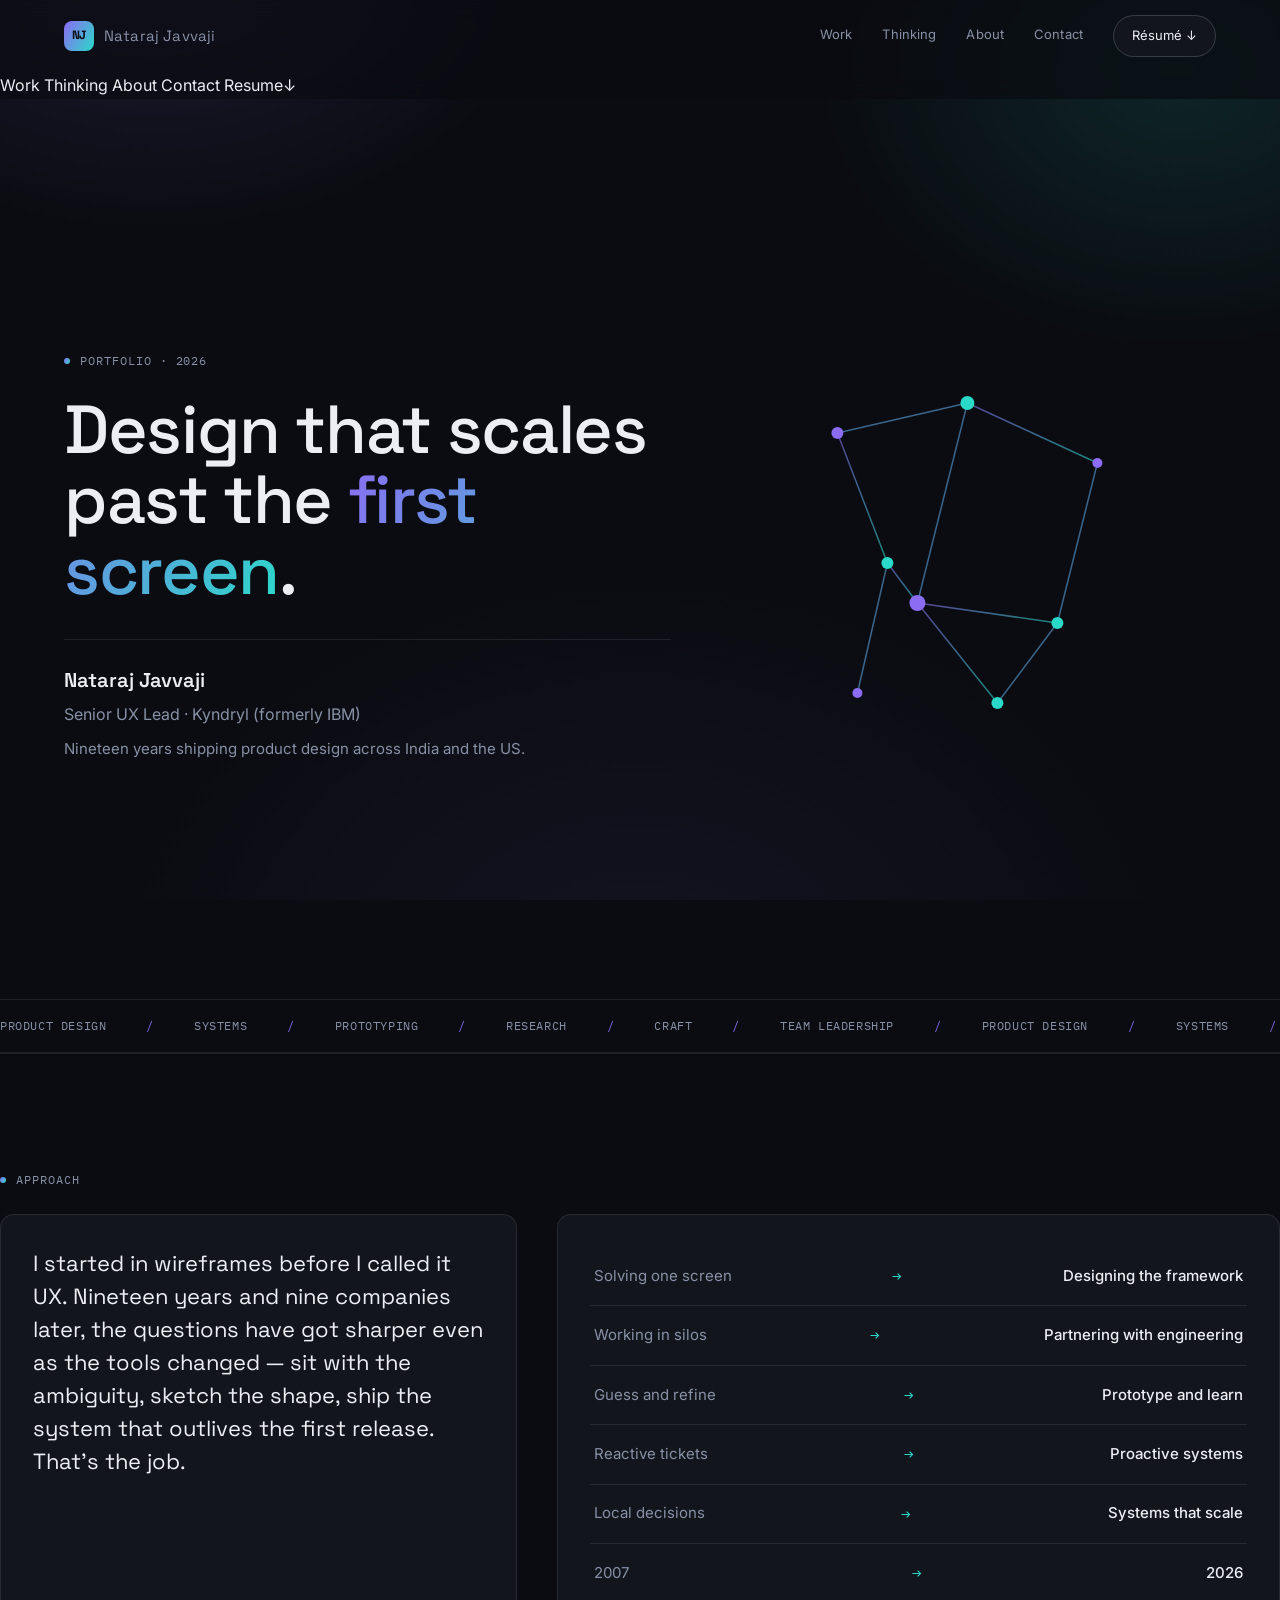
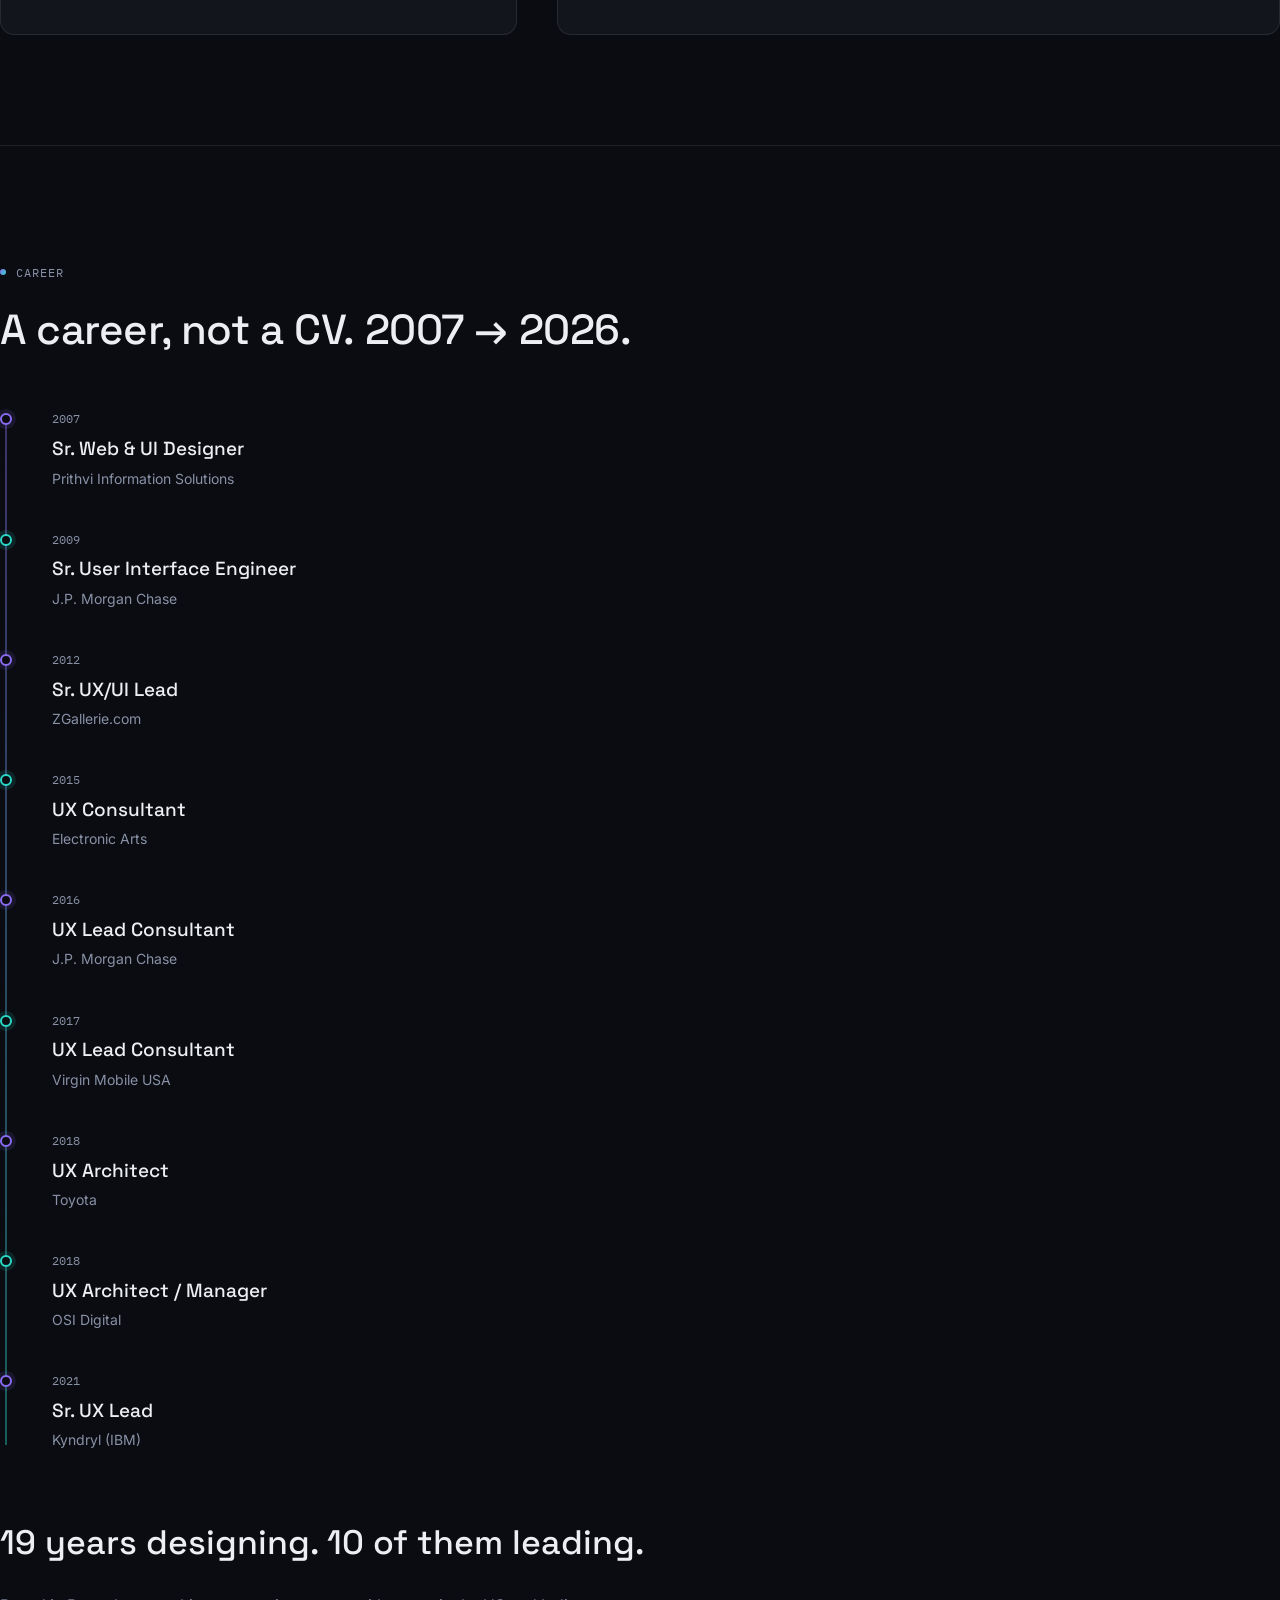
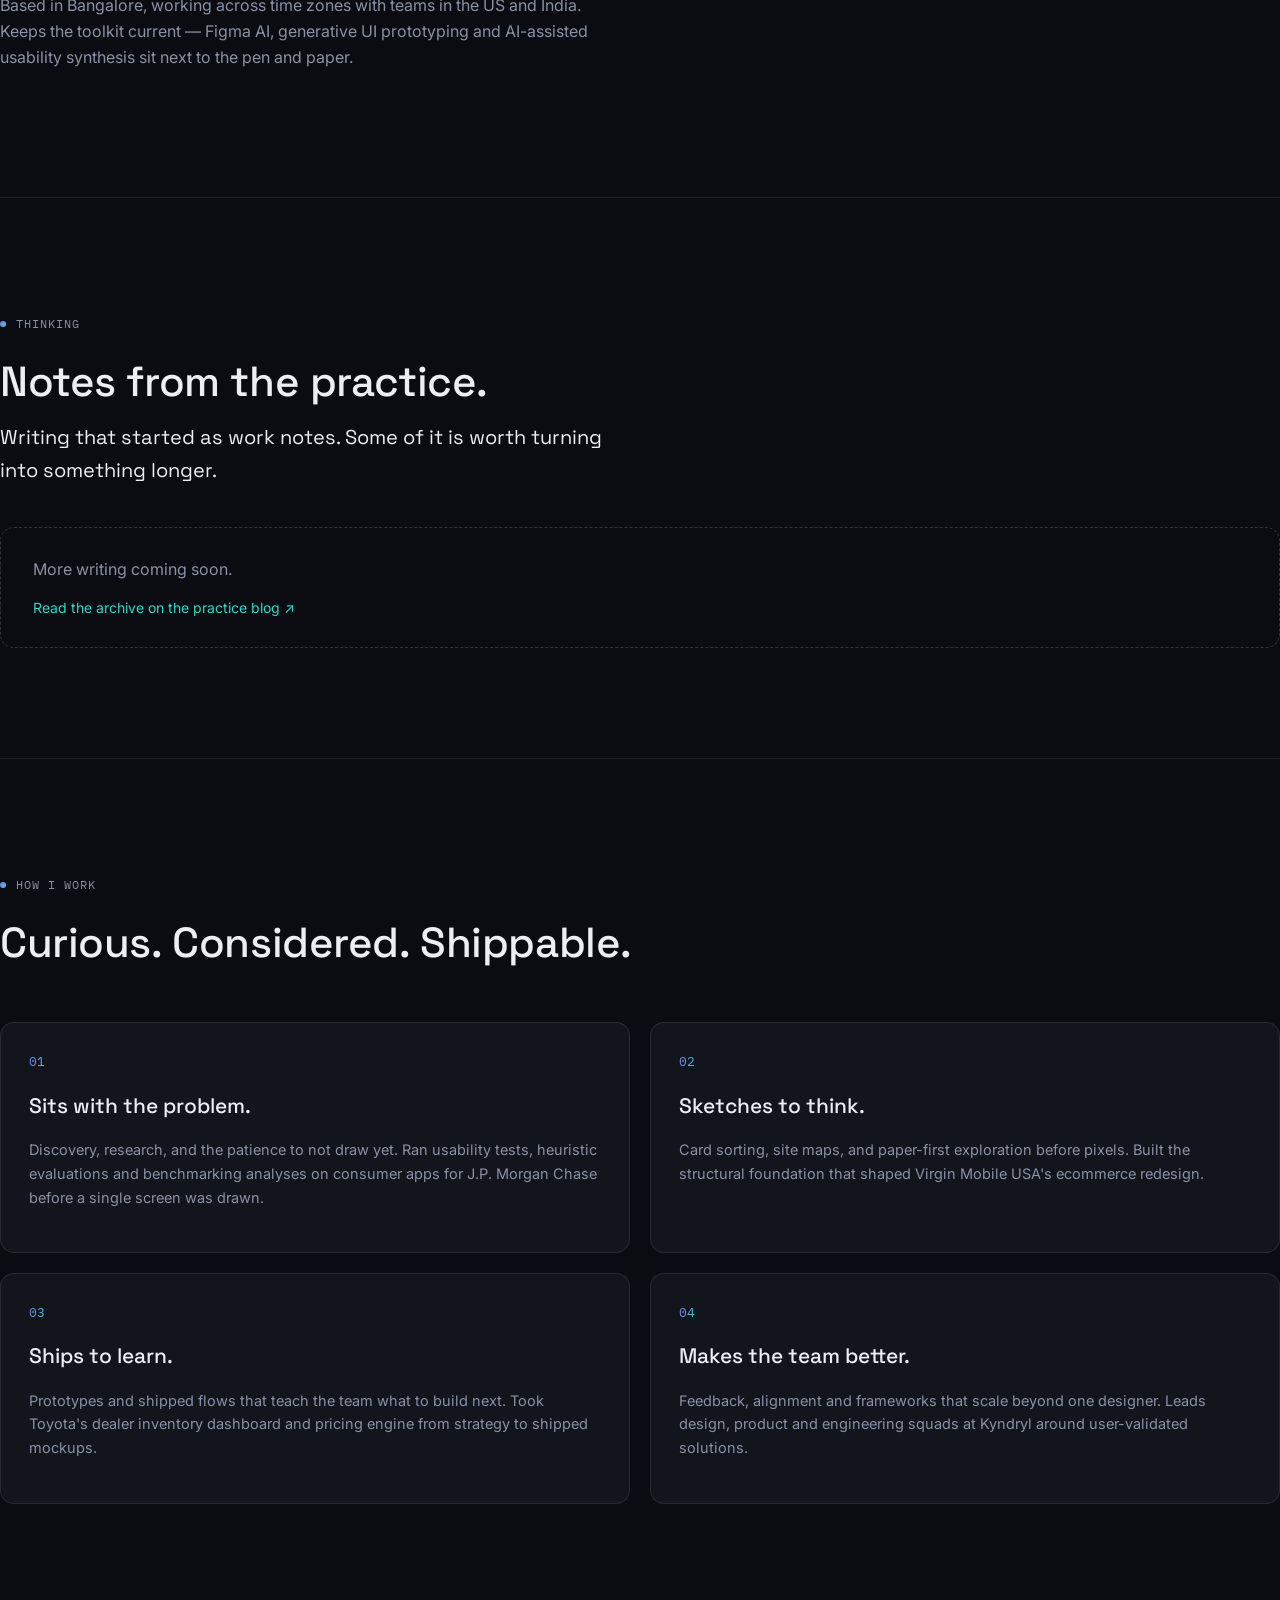
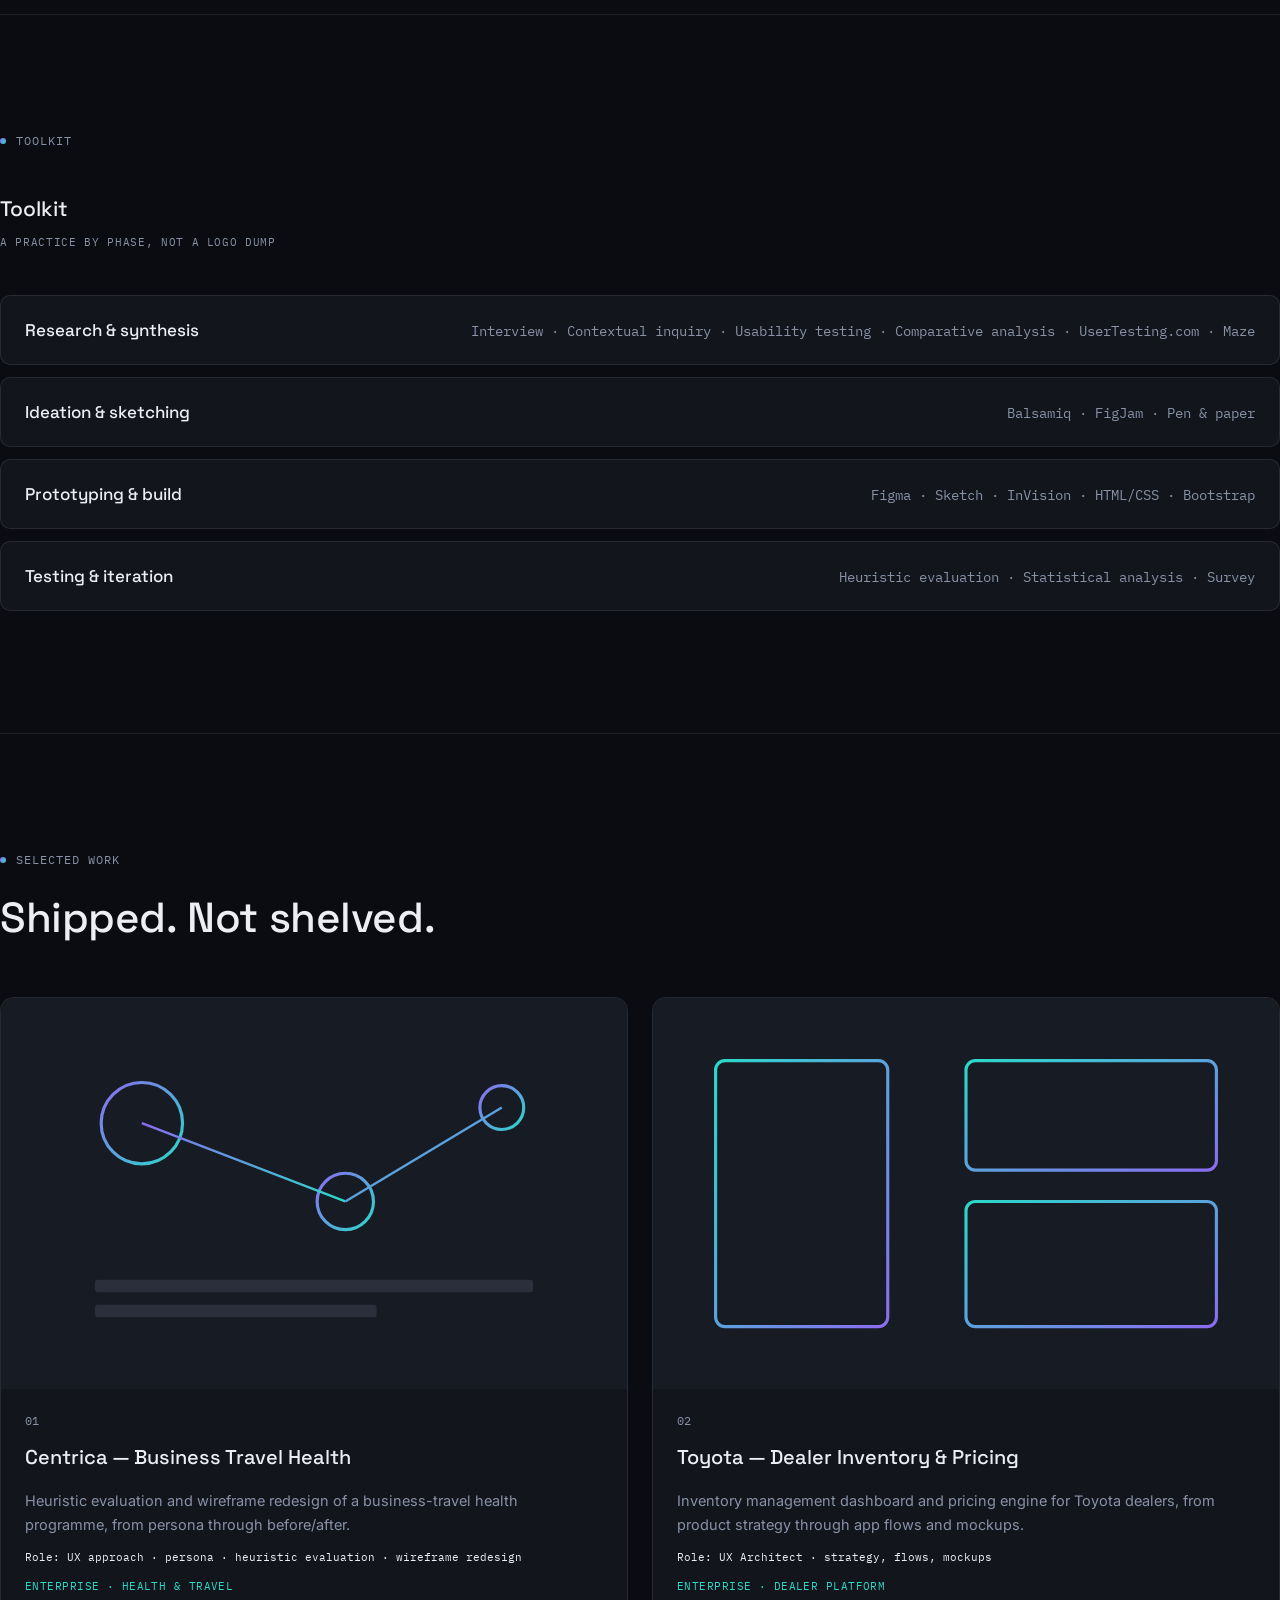
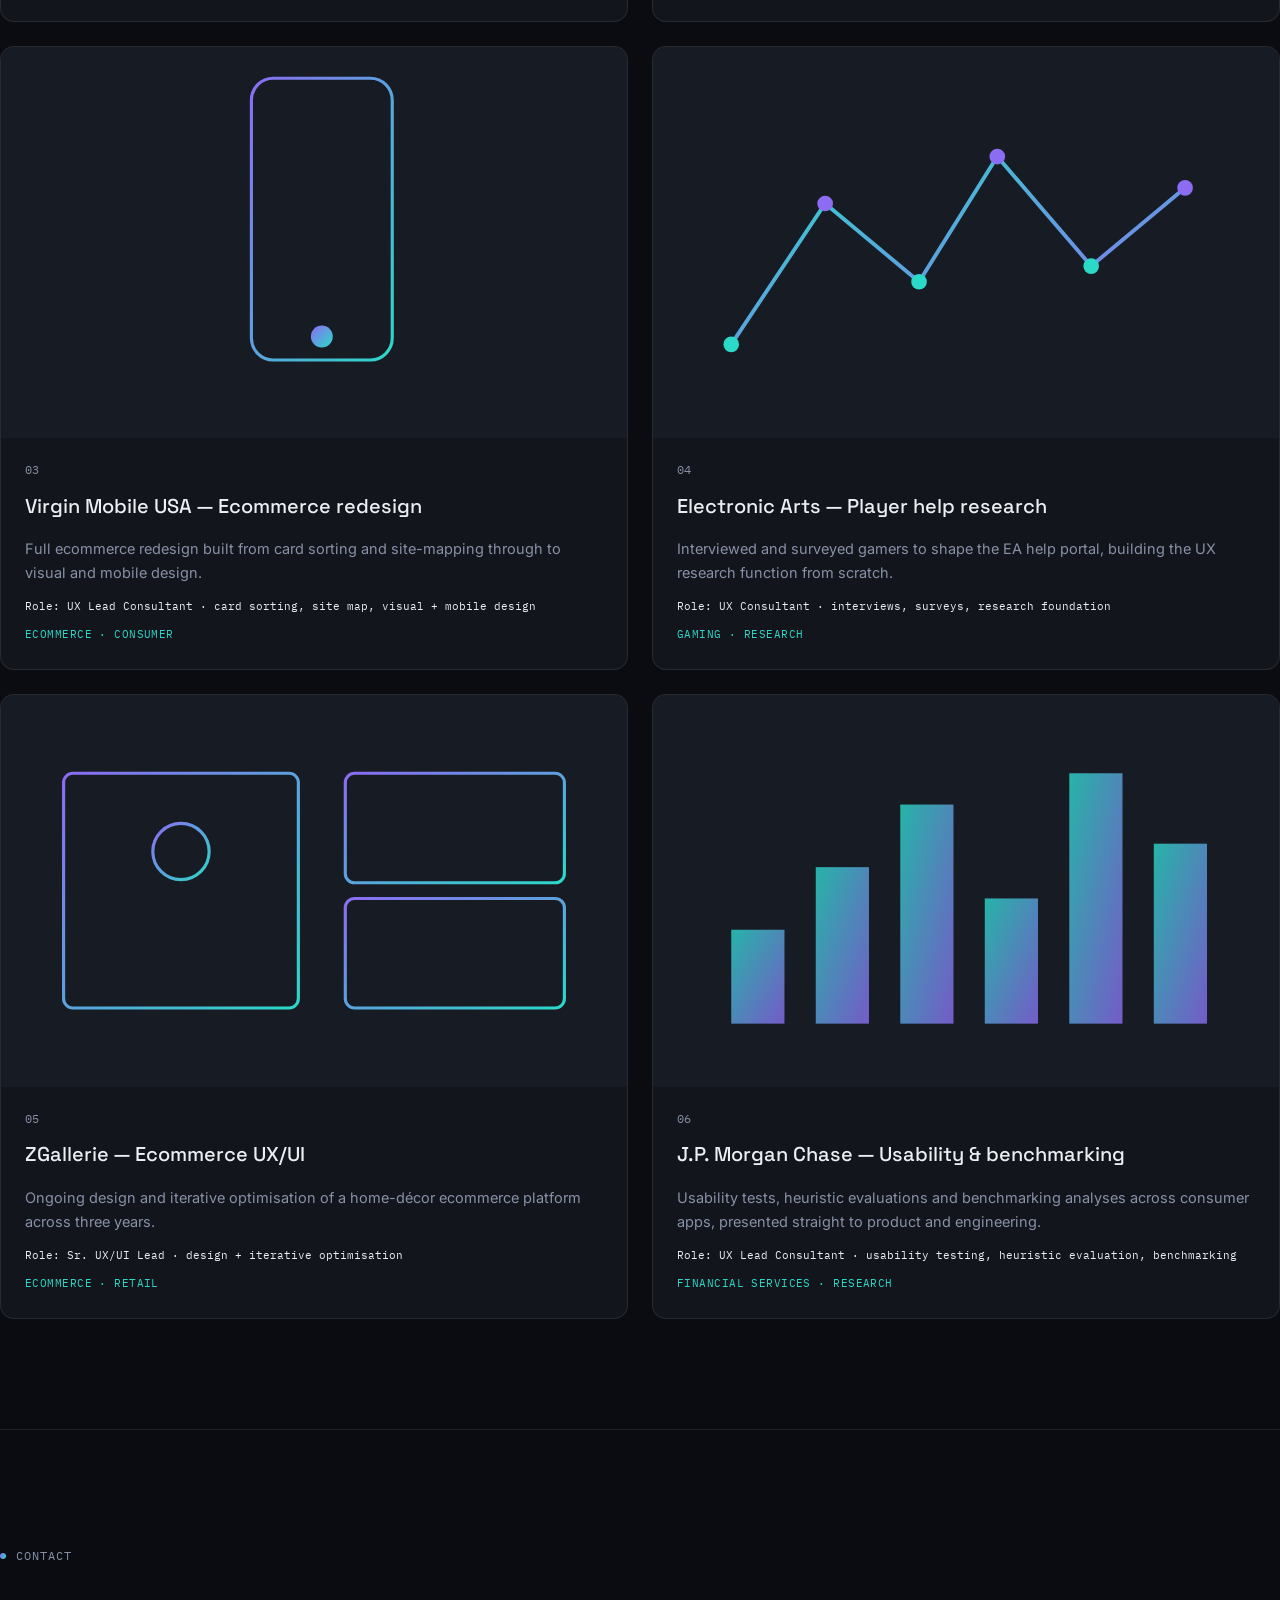
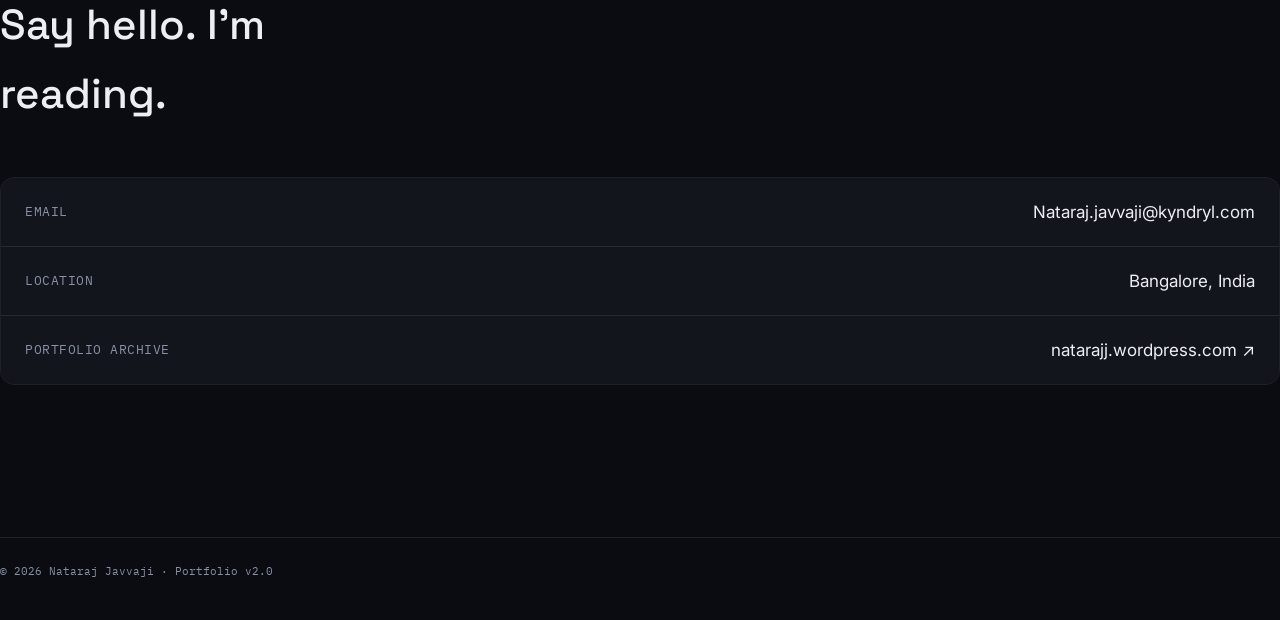
<file: index.html>
<!doctype html>
<html lang="en">
<head>
<meta charset="UTF-8">
<meta name="viewport" content="width=device-width, initial-scale=1">
<title>Nataraj Javvaji — UX Lead / UX Architect</title>
<meta name="description" content="Nataraj Javvaji — Senior UX Lead. Nineteen years designing systems that scale past the first screen, across enterprise, ecommerce and consumer products in India and the US.">
<link rel="preconnect" href="https://fonts.googleapis.com">
<link rel="preconnect" href="https://fonts.gstatic.com" crossorigin>
<link href="https://fonts.googleapis.com/css2?family=Space+Grotesk:wght@400;500;600;700&family=Inter:wght@400;500&family=IBM+Plex+Mono:wght@400;500&display=swap" rel="stylesheet">
<link rel="stylesheet" href="styles.css">
</head>
<body>

<nav class="site-nav" id="siteNav">
  <div class="wrap">
    <a href="#top" class="logo"><span class="badge">NJ</span><span class="name-full">Nataraj Javvaji</span></a>
    <div class="nav-links">
      <a href="#work">Work</a>
      <a href="#thinking">Thinking</a>
      <a href="#about">About</a>
      <a href="#contact">Contact</a>
      <a class="pill" href="NatarajJavvaji_Resume.pdf" target="_blank" rel="noopener">Résumé ↓</a>
    </div>
    <button class="nav-toggle mono" id="navToggle" aria-label="Open menu">Menu</button>
  </div>
  <div class="mobile-sheet" id="mobileSheet">
    <a href="#work">Work</a>
    <a href="#thinking">Thinking</a>
    <a href="#about">About</a>
    <a href="#contact">Contact</a>
    <a href="NatarajJavvaji_Resume.pdf" target="_blank" rel="noopener"> Resume↓</a>
  </div>
</nav>

<main id="top">

  <!-- 01 — Hero -->
  <section class="hero wrap">
    <div class="hero-grid">
      <div>
        <span class="eyebrow">Portfolio · 2026</span>
        <h1 class="hero-headline">Design that scales past the <span class="grad-text">first screen</span>.</h1>
        <div class="hero-meta">
          <div class="name">Nataraj Javvaji</div>
          <div class="role">Senior UX Lead · Kyndryl (formerly IBM)</div>
          <div class="tagline">Nineteen years shipping product design across India and the US.</div>
        </div>
      </div>
      <div class="hero-visual" aria-hidden="true">
        <svg viewBox="0 0 400 420" xmlns="http://www.w3.org/2000/svg">
          <defs>
            <linearGradient id="edgeGrad" x1="0" y1="0" x2="1" y2="1">
              <stop offset="0%" stop-color="#8B6CF2"/>
              <stop offset="100%" stop-color="#2BD9C9"/>
            </linearGradient>
          </defs>
          <line class="edge" x1="70" y1="90" x2="200" y2="60" stroke="url(#edgeGrad)" stroke-width="1.5" opacity="0.6"/>
          <line class="edge" x1="200" y1="60" x2="330" y2="120" stroke="url(#edgeGrad)" stroke-width="1.5" opacity="0.6"/>
          <line class="edge" x1="70" y1="90" x2="120" y2="220" stroke="url(#edgeGrad)" stroke-width="1.5" opacity="0.6"/>
          <line class="edge" x1="200" y1="60" x2="150" y2="260" stroke="url(#edgeGrad)" stroke-width="1.5" opacity="0.6"/>
          <line class="edge" x1="330" y1="120" x2="290" y2="280" stroke="url(#edgeGrad)" stroke-width="1.5" opacity="0.6"/>
          <line class="edge" x1="120" y1="220" x2="150" y2="260" stroke="url(#edgeGrad)" stroke-width="1.5" opacity="0.6"/>
          <line class="edge" x1="150" y1="260" x2="290" y2="280" stroke="url(#edgeGrad)" stroke-width="1.5" opacity="0.6"/>
          <line class="edge" x1="120" y1="220" x2="90" y2="350" stroke="url(#edgeGrad)" stroke-width="1.5" opacity="0.6"/>
          <line class="edge" x1="150" y1="260" x2="230" y2="360" stroke="url(#edgeGrad)" stroke-width="1.5" opacity="0.6"/>
          <line class="edge" x1="290" y1="280" x2="230" y2="360" stroke="url(#edgeGrad)" stroke-width="1.5" opacity="0.6"/>

          <circle class="node" cx="70" cy="90" r="6" fill="#8B6CF2"/>
          <circle class="node n2" cx="200" cy="60" r="7" fill="#2BD9C9"/>
          <circle class="node n3" cx="330" cy="120" r="5" fill="#8B6CF2"/>
          <circle class="node n4" cx="120" cy="220" r="6" fill="#2BD9C9"/>
          <circle class="node n2" cx="150" cy="260" r="8" fill="#8B6CF2"/>
          <circle class="node n5" cx="290" cy="280" r="6" fill="#2BD9C9"/>
          <circle class="node n3" cx="90" cy="350" r="5" fill="#8B6CF2"/>
          <circle class="node n4" cx="230" cy="360" r="6" fill="#2BD9C9"/>
        </svg>
      </div>
    </div>
  </section>

  <div class="marquee">
    <div class="marquee-track">
      <span>Product design</span><span>Systems</span><span>Prototyping</span><span>Research</span><span>Craft</span><span>Team leadership</span>
      <span>Product design</span><span>Systems</span><span>Prototyping</span><span>Research</span><span>Craft</span><span>Team leadership</span>
    </div>
  </div>

  <!-- 02 — Approach -->
  <section class="approach wrap" id="about">
    <span class="eyebrow reveal">Approach</span>
    <div class="grid">
      <div class="panel reveal">
        <p class="approach-quote">I started in wireframes before I called it UX. Nineteen years and nine companies later, the questions have got sharper even as the tools changed — sit with the ambiguity, sketch the shape, ship the system that outlives the first release. That's the job.</p>
      </div>
      <div class="panel reveal">
        <div class="shift-list">
          <div class="shift-row">
            <span class="from">Solving one screen</span>
            <span class="arrow mono">→</span>
            <span class="to">Designing the framework</span>
          </div>
          <div class="shift-row">
            <span class="from">Working in silos</span>
            <span class="arrow mono">→</span>
            <span class="to">Partnering with engineering</span>
          </div>
          <div class="shift-row">
            <span class="from">Guess and refine</span>
            <span class="arrow mono">→</span>
            <span class="to">Prototype and learn</span>
          </div>
          <div class="shift-row">
            <span class="from">Reactive tickets</span>
            <span class="arrow mono">→</span>
            <span class="to">Proactive systems</span>
          </div>
          <div class="shift-row">
            <span class="from">Local decisions</span>
            <span class="arrow mono">→</span>
            <span class="to">Systems that scale</span>
          </div>
          <div class="shift-row">
            <span class="from">2007</span>
            <span class="arrow mono">→</span>
            <span class="to">2026</span>
          </div>
        </div>
      </div>
    </div>
  </section>

  <!-- 03 — The arc -->
  <section class="arc wrap">
    <span class="eyebrow reveal">Career</span>
    <h2 class="section-head reveal">A career, not a CV. 2007 → 2026.</h2>

    <div class="timeline">
      <div class="timeline-stop reveal">
        <span class="dot"></span>
        <span class="year">2007</span>
        <div class="role">Sr. Web &amp; UI Designer</div>
        <div class="company">Prithvi Information Solutions</div>
      </div>
      <div class="timeline-stop reveal">
        <span class="dot"></span>
        <span class="year">2009</span>
        <div class="role">Sr. User Interface Engineer</div>
        <div class="company">J.P. Morgan Chase</div>
      </div>
      <div class="timeline-stop reveal">
        <span class="dot"></span>
        <span class="year">2012</span>
        <div class="role">Sr. UX/UI Lead</div>
        <div class="company">ZGallerie.com</div>
      </div>
      <div class="timeline-stop reveal">
        <span class="dot"></span>
        <span class="year">2015</span>
        <div class="role">UX Consultant</div>
        <div class="company">Electronic Arts</div>
      </div>
      <div class="timeline-stop reveal">
        <span class="dot"></span>
        <span class="year">2016</span>
        <div class="role">UX Lead Consultant</div>
        <div class="company">J.P. Morgan Chase</div>
      </div>
      <div class="timeline-stop reveal">
        <span class="dot"></span>
        <span class="year">2017</span>
        <div class="role">UX Lead Consultant</div>
        <div class="company">Virgin Mobile USA</div>
      </div>
      <div class="timeline-stop reveal">
        <span class="dot"></span>
        <span class="year">2018</span>
        <div class="role">UX Architect</div>
        <div class="company">Toyota</div>
      </div>
      <div class="timeline-stop reveal">
        <span class="dot"></span>
        <span class="year">2018</span>
        <div class="role">UX Architect / Manager</div>
        <div class="company">OSI Digital</div>
      </div>
      <div class="timeline-stop reveal">
        <span class="dot"></span>
        <span class="year">2021</span>
        <div class="role">Sr. UX Lead</div>
        <div class="company">Kyndryl (IBM)</div>
      </div>
    </div>

    <p class="arc-tagline reveal">19 years designing. 10 of them leading.</p>
    <p class="arc-bio reveal">Based in Bangalore, working across time zones with teams in the US and India. Keeps the toolkit current — Figma AI, generative UI prototyping and AI-assisted usability synthesis sit next to the pen and paper.</p>
  </section>

  <!-- 04 — Thinking -->
  <section class="thinking wrap" id="thinking">
    <span class="eyebrow reveal">Thinking</span>
    <h2 class="section-head reveal">Notes from the practice.</h2>
    <p class="thinking-pov reveal">Writing that started as work notes. Some of it is worth turning into something longer.</p>
    <div class="thinking-note reveal">
      More writing coming soon.
      <div class="thinking-more">
        <a href="https://natarajj.wordpress.com/blog/" target="_blank" rel="noopener">Read the archive on the practice blog ↗</a>
      </div>
    </div>
  </section>

  <!-- 05 — How I work -->
  <section class="capabilities wrap">
    <span class="eyebrow reveal">How I work</span>
    <h2 class="section-head reveal">Curious. Considered. Shippable.</h2>
    <div class="cap-grid">
      <div class="cap-card reveal">
        <span class="cap-num mono">01</span>
        <h3 class="cap-title">Sits with the problem.</h3>
        <p class="cap-proof">Discovery, research, and the patience to not draw yet. Ran usability tests, heuristic evaluations and benchmarking analyses on consumer apps for J.P. Morgan Chase before a single screen was drawn.</p>
      </div>
      <div class="cap-card reveal">
        <span class="cap-num mono">02</span>
        <h3 class="cap-title">Sketches to think.</h3>
        <p class="cap-proof">Card sorting, site maps, and paper-first exploration before pixels. Built the structural foundation that shaped Virgin Mobile USA's ecommerce redesign.</p>
      </div>
      <div class="cap-card reveal">
        <span class="cap-num mono">03</span>
        <h3 class="cap-title">Ships to learn.</h3>
        <p class="cap-proof">Prototypes and shipped flows that teach the team what to build next. Took Toyota's dealer inventory dashboard and pricing engine from strategy to shipped mockups.</p>
      </div>
      <div class="cap-card reveal">
        <span class="cap-num mono">04</span>
        <h3 class="cap-title">Makes the team better.</h3>
        <p class="cap-proof">Feedback, alignment and frameworks that scale beyond one designer. Leads design, product and engineering squads at Kyndryl around user-validated solutions.</p>
      </div>
    </div>
  </section>

  <!-- 06 — Toolkit -->
  <section class="toolkit wrap">
    <span class="eyebrow reveal">Toolkit</span>
    <h2 class="toolkit-head reveal">Toolkit</h2>
    <span class="toolkit-sub reveal">A practice by phase, not a logo dump</span>

    <div class="reveal">
      <div class="tool-row">
        <span class="phase">Research &amp; synthesis</span>
        <span class="tools">Interview · Contextual inquiry · Usability testing · Comparative analysis · UserTesting.com · Maze</span>
      </div>
      <div class="tool-row">
        <span class="phase">Ideation &amp; sketching</span>
        <span class="tools">Balsamiq · FigJam · Pen &amp; paper</span>
      </div>
      <div class="tool-row">
        <span class="phase">Prototyping &amp; build</span>
        <span class="tools">Figma · Sketch · InVision · HTML/CSS · Bootstrap</span>
      </div>
      <div class="tool-row">
        <span class="phase">Testing &amp; iteration</span>
        <span class="tools">Heuristic evaluation · Statistical analysis · Survey</span>
      </div>
    </div>
  </section>

  <!-- 07 — Selected work -->
  <section class="work wrap" id="work">
    <span class="eyebrow reveal">Selected work</span>
    <h2 class="section-head reveal">Shipped. Not shelved.</h2>

    <div class="work-grid">

      <a class="work-card reveal" data-case="centrica">
        <div class="work-thumb">
          <svg viewBox="0 0 400 250" xmlns="http://www.w3.org/2000/svg">
            <defs><linearGradient id="g1" x1="0" y1="0" x2="1" y2="1"><stop offset="0%" stop-color="#8B6CF2"/><stop offset="100%" stop-color="#2BD9C9"/></linearGradient></defs>
            <rect width="400" height="250" fill="#171B24"/>
            <circle cx="90" cy="80" r="26" fill="none" stroke="url(#g1)" stroke-width="2"/>
            <circle cx="220" cy="130" r="18" fill="none" stroke="url(#g1)" stroke-width="2"/>
            <circle cx="320" cy="70" r="14" fill="none" stroke="url(#g1)" stroke-width="2"/>
            <line x1="90" y1="80" x2="220" y2="130" stroke="url(#g1)" stroke-width="1.5"/>
            <line x1="220" y1="130" x2="320" y2="70" stroke="url(#g1)" stroke-width="1.5"/>
            <rect x="60" y="180" width="280" height="8" rx="2" fill="#2A2F3B"/>
            <rect x="60" y="196" width="180" height="8" rx="2" fill="#2A2F3B"/>
          </svg>
        </div>
        <div class="work-body">
          <span class="work-index mono">01</span>
          <h3 class="work-title">Centrica — Business Travel Health</h3>
          <p class="work-desc">Heuristic evaluation and wireframe redesign of a business-travel health programme, from persona through before/after.</p>
          <span class="work-role mono">Role: UX approach · persona · heuristic evaluation · wireframe redesign</span>
          <div class="work-tags">Enterprise · Health &amp; travel</div>
        </div>
      </a>

      <a class="work-card reveal" href="https://natarajj.wordpress.com/portfolio/" target="_blank" rel="noopener">
        <div class="work-thumb">
          <svg viewBox="0 0 400 250" xmlns="http://www.w3.org/2000/svg">
            <defs><linearGradient id="g2" x1="0" y1="0" x2="1" y2="1"><stop offset="0%" stop-color="#2BD9C9"/><stop offset="100%" stop-color="#8B6CF2"/></linearGradient></defs>
            <rect width="400" height="250" fill="#171B24"/>
            <rect x="40" y="40" width="110" height="170" rx="6" fill="none" stroke="url(#g2)" stroke-width="2"/>
            <rect x="200" y="40" width="160" height="70" rx="6" fill="none" stroke="url(#g2)" stroke-width="2"/>
            <rect x="200" y="130" width="160" height="80" rx="6" fill="none" stroke="url(#g2)" stroke-width="2"/>
          </svg>
        </div>
        <div class="work-body">
          <span class="work-index mono">02</span>
          <h3 class="work-title">Toyota — Dealer Inventory &amp; Pricing</h3>
          <p class="work-desc">Inventory management dashboard and pricing engine for Toyota dealers, from product strategy through app flows and mockups.</p>
          <span class="work-role mono">Role: UX Architect · strategy, flows, mockups</span>
          <div class="work-tags">Enterprise · Dealer platform</div>
        </div>
      </a>

      <a class="work-card reveal" href="https://natarajj.wordpress.com/portfolio/" target="_blank" rel="noopener">
        <div class="work-thumb">
          <svg viewBox="0 0 400 250" xmlns="http://www.w3.org/2000/svg">
            <defs><linearGradient id="g3" x1="0" y1="0" x2="1" y2="1"><stop offset="0%" stop-color="#8B6CF2"/><stop offset="100%" stop-color="#2BD9C9"/></linearGradient></defs>
            <rect width="400" height="250" fill="#171B24"/>
            <rect x="160" y="20" width="90" height="180" rx="14" fill="none" stroke="url(#g3)" stroke-width="2"/>
            <circle cx="205" cy="185" r="7" fill="url(#g3)"/>
            <line x1="70" y1="70" x2="160" y2="70" stroke="url(#g3)" stroke-width="1.5"/>
            <line x1="70" y1="110" x2="160" y2="110" stroke="url(#g3)" stroke-width="1.5"/>
            <line x1="250" y1="70" x2="330" y2="70" stroke="url(#g3)" stroke-width="1.5"/>
            <line x1="250" y1="110" x2="330" y2="110" stroke="url(#g3)" stroke-width="1.5"/>
          </svg>
        </div>
        <div class="work-body">
          <span class="work-index mono">03</span>
          <h3 class="work-title">Virgin Mobile USA — Ecommerce redesign</h3>
          <p class="work-desc">Full ecommerce redesign built from card sorting and site-mapping through to visual and mobile design.</p>
          <span class="work-role mono">Role: UX Lead Consultant · card sorting, site map, visual + mobile design</span>
          <div class="work-tags">Ecommerce · Consumer</div>
        </div>
      </a>

      <a class="work-card reveal" href="https://natarajj.wordpress.com/portfolio/" target="_blank" rel="noopener">
        <div class="work-thumb">
          <svg viewBox="0 0 400 250" xmlns="http://www.w3.org/2000/svg">
            <defs><linearGradient id="g4" x1="0" y1="0" x2="1" y2="1"><stop offset="0%" stop-color="#2BD9C9"/><stop offset="100%" stop-color="#8B6CF2"/></linearGradient></defs>
            <rect width="400" height="250" fill="#171B24"/>
            <path d="M50 190 L110 100 L170 150 L220 70 L280 140 L340 90" stroke="url(#g4)" stroke-width="2.5" fill="none"/>
            <circle cx="50" cy="190" r="5" fill="#2BD9C9"/>
            <circle cx="110" cy="100" r="5" fill="#8B6CF2"/>
            <circle cx="170" cy="150" r="5" fill="#2BD9C9"/>
            <circle cx="220" cy="70" r="5" fill="#8B6CF2"/>
            <circle cx="280" cy="140" r="5" fill="#2BD9C9"/>
            <circle cx="340" cy="90" r="5" fill="#8B6CF2"/>
          </svg>
        </div>
        <div class="work-body">
          <span class="work-index mono">04</span>
          <h3 class="work-title">Electronic Arts — Player help research</h3>
          <p class="work-desc">Interviewed and surveyed gamers to shape the EA help portal, building the UX research function from scratch.</p>
          <span class="work-role mono">Role: UX Consultant · interviews, surveys, research foundation</span>
          <div class="work-tags">Gaming · Research</div>
        </div>
      </a>

      <a class="work-card reveal" href="https://natarajj.wordpress.com/portfolio/" target="_blank" rel="noopener">
        <div class="work-thumb">
          <svg viewBox="0 0 400 250" xmlns="http://www.w3.org/2000/svg">
            <defs><linearGradient id="g5" x1="0" y1="0" x2="1" y2="1"><stop offset="0%" stop-color="#8B6CF2"/><stop offset="100%" stop-color="#2BD9C9"/></linearGradient></defs>
            <rect width="400" height="250" fill="#171B24"/>
            <rect x="40" y="50" width="150" height="150" rx="6" fill="none" stroke="url(#g5)" stroke-width="2"/>
            <rect x="220" y="50" width="140" height="70" rx="6" fill="none" stroke="url(#g5)" stroke-width="2"/>
            <rect x="220" y="130" width="140" height="70" rx="6" fill="none" stroke="url(#g5)" stroke-width="2"/>
            <circle cx="115" cy="100" r="18" fill="none" stroke="url(#g5)" stroke-width="2"/>
          </svg>
        </div>
        <div class="work-body">
          <span class="work-index mono">05</span>
          <h3 class="work-title">ZGallerie — Ecommerce UX/UI</h3>
          <p class="work-desc">Ongoing design and iterative optimisation of a home-décor ecommerce platform across three years.</p>
          <span class="work-role mono">Role: Sr. UX/UI Lead · design + iterative optimisation</span>
          <div class="work-tags">Ecommerce · Retail</div>
        </div>
      </a>

      <a class="work-card reveal" href="https://natarajj.wordpress.com/portfolio/" target="_blank" rel="noopener">
        <div class="work-thumb">
          <svg viewBox="0 0 400 250" xmlns="http://www.w3.org/2000/svg">
            <defs><linearGradient id="g6" x1="0" y1="0" x2="1" y2="1"><stop offset="0%" stop-color="#2BD9C9"/><stop offset="100%" stop-color="#8B6CF2"/></linearGradient></defs>
            <rect width="400" height="250" fill="#171B24"/>
            <rect x="50" y="150" width="34" height="60" fill="url(#g6)" opacity="0.8"/>
            <rect x="104" y="110" width="34" height="100" fill="url(#g6)" opacity="0.8"/>
            <rect x="158" y="70" width="34" height="140" fill="url(#g6)" opacity="0.8"/>
            <rect x="212" y="130" width="34" height="80" fill="url(#g6)" opacity="0.8"/>
            <rect x="266" y="50" width="34" height="160" fill="url(#g6)" opacity="0.8"/>
            <rect x="320" y="95" width="34" height="115" fill="url(#g6)" opacity="0.8"/>
          </svg>
        </div>
        <div class="work-body">
          <span class="work-index mono">06</span>
          <h3 class="work-title">J.P. Morgan Chase — Usability &amp; benchmarking</h3>
          <p class="work-desc">Usability tests, heuristic evaluations and benchmarking analyses across consumer apps, presented straight to product and engineering.</p>
          <span class="work-role mono">Role: UX Lead Consultant · usability testing, heuristic evaluation, benchmarking</span>
          <div class="work-tags">Financial services · Research</div>
        </div>
      </a>

    </div>
  </section>

  <!-- 08 — Contact -->
  <section class="contact wrap" id="contact">
    <span class="eyebrow reveal">Contact</span>
    <h2 class="contact-head reveal">Say hello. I'm reading.</h2>
    <div class="contact-lines reveal">
      <div class="contact-line">
        <span>Email</span>
        <a href="mailto:Nataraj.javvaji@kyndryl.com">Nataraj.javvaji@kyndryl.com</a>
      </div>
      <div class="contact-line">
        <span>Location</span>
        <span>Bangalore, India</span>
      </div>
      <div class="contact-line">
        <span>Portfolio archive</span>
        <a href="https://natarajj.wordpress.com/portfolio/" target="_blank" rel="noopener">natarajj.wordpress.com ↗</a>
      </div>
    </div>
  </section>

  <footer class="site-footer wrap">
    © 2026 Nataraj Javvaji · Portfolio v2.0
  </footer>

</main>

<!-- Case study view -->
<div class="case-view" id="caseCentrica">
  <a class="case-back mono" data-close>← All work</a>
  <div class="wrap case-hero">
    <span class="case-label">Case study · Centrica — Business Travel Health Programme</span>
    <h1 class="case-title">Business Travel Health, made legible</h1>
    <p class="case-deck">A heuristic evaluation and redesign of the tool business travellers used to check health and safety requirements before a trip.</p>
  </div>

  <div class="wrap case-block">
    <h3>Brief</h3>
    <p>Centrica needed its business travel health programme to hold up under real conditions: travellers checking requirements at short notice, often on a phone, often stressed about a trip already underway. The existing tool buried that information behind dense navigation built for an internal audience, not a traveller.</p>
    <p>The ask was straightforward to state and hard to do: make the right health and safety information findable in seconds, for a user who has never seen the tool before and won't again for months.</p>
  </div>

  <div class="wrap case-block">
    <h3>My role</h3>
    <span class="case-role-line">Role: UX approach · persona development · heuristic evaluation · wireframe redesign</span>
    <p>I owned the UX process end to end for this engagement: setting the approach, building the persona the redesign would be judged against, running the heuristic evaluation of the existing tool, and producing the wireframes that carried the fix through to a before/after comparison.</p>
    <ul>
      <li>Defined the UX approach and evaluation criteria up front</li>
      <li>Built the primary traveller persona from available research</li>
      <li>Ran a structured heuristic evaluation of the live tool</li>
      <li>Designed the replacement wireframes</li>
      <li>Documented the before/after case for stakeholders</li>
    </ul>
  </div>

  <div class="wrap case-block">
    <h3>The challenge</h3>
    <p>The tool served two audiences with opposite needs — travel administrators who wanted comprehensive data, and travellers who wanted one answer, fast. Most of the existing interface had been built for the first audience and inherited by the second.</p>
    <p>There was no budget for a rebuild. The fix had to work within the existing information architecture and technical constraints, which meant the redesign had to earn its improvements through hierarchy and wording, not new functionality.</p>
  </div>

  <div class="wrap case-block">
    <h3>What I did</h3>
    <ol>
      <li>Set the UX approach: evaluate first, then redesign against evidence, not opinion</li>
      <li>Built a persona around the business traveller checking requirements under time pressure</li>
      <li>Walked the existing tool against a heuristic checklist, flagging friction by severity</li>
      <li>Prioritised the findings that would move the traveller experience most</li>
      <li>Sketched wireframes that resolved the top issues within the existing IA</li>
      <li>Paired each wireframe with the heuristic finding it addressed</li>
      <li>Packaged the work as a before/after comparison stakeholders could approve quickly</li>
    </ol>
    <div class="case-gallery">
      <div class="thumb"><svg viewBox="0 0 100 75"><rect x="10" y="10" width="80" height="14" fill="#8B6CF2"/><rect x="10" y="30" width="50" height="8" fill="#2A2F3B"/><rect x="10" y="42" width="60" height="8" fill="#2A2F3B"/></svg></div>
      <div class="thumb"><svg viewBox="0 0 100 75"><circle cx="50" cy="30" r="16" fill="none" stroke="#2BD9C9" stroke-width="2"/><rect x="20" y="52" width="60" height="8" fill="#2A2F3B"/></svg></div>
      <div class="thumb"><svg viewBox="0 0 100 75"><rect x="10" y="10" width="35" height="55" fill="none" stroke="#2A2F3B"/><rect x="55" y="10" width="35" height="55" fill="none" stroke="#8B6CF2" stroke-width="2"/></svg></div>
    </div>
    <p class="case-closing">Heuristics on paper. Wireframes in Figma. Every fix traced back to a specific finding.</p>
  </div>

  <div class="wrap case-block">
    <h3>The outcome</h3>
    <ul>
      <li>A prioritised, severity-ranked list of usability issues stakeholders could act on immediately</li>
      <li>A redesigned wireframe set that resolved the top-severity findings within the existing IA</li>
      <li>A before/after artefact that made the case for the redesign without a rebuild</li>
    </ul>
    <p class="case-closing">The shift wasn't a new feature — it was a tool a traveller could trust to answer one question fast, on the day it mattered.</p>
  </div>

  <div class="wrap case-block">
    <h3>What I'd do differently</h3>
    <p>The heuristic evaluation carried more of the weight than it should have. It's a fast, defensible way to find friction without a research budget, but it reflects expert judgement, not traveller behaviour. Given the choice again, I'd push for even a handful of moderated sessions with real travellers before finalising the wireframes — cheap insurance against fixing the wrong thing well.</p>
    <p>The before/after framing also made it easy for stakeholders to approve the visible changes and skip the harder conversation about the underlying information architecture. That trade was right for the budget and timeline, but it left the deeper structural issue for a later project rather than solving it here.</p>
  </div>

  <div class="wrap case-block">
    <h3>How I worked</h3>
    <p>Evaluation first, opinions second. Every wireframe change traces back to a specific heuristic finding, which made stakeholder conversations shorter — the evidence did the arguing, not me.</p>
    <p>Findings were shared as they emerged rather than saved for one big reveal, so nothing in the final before/after comparison was a surprise by the time it needed sign-off.</p>
  </div>

  <div class="wrap case-foot">
    <p class="case-foot-line">Design that scales past the first screen.</p>
    <a class="case-back mono" data-close>← All work</a>
  </div>
</div>

<script src="script.js"></script>
</body>
</html>
</file>
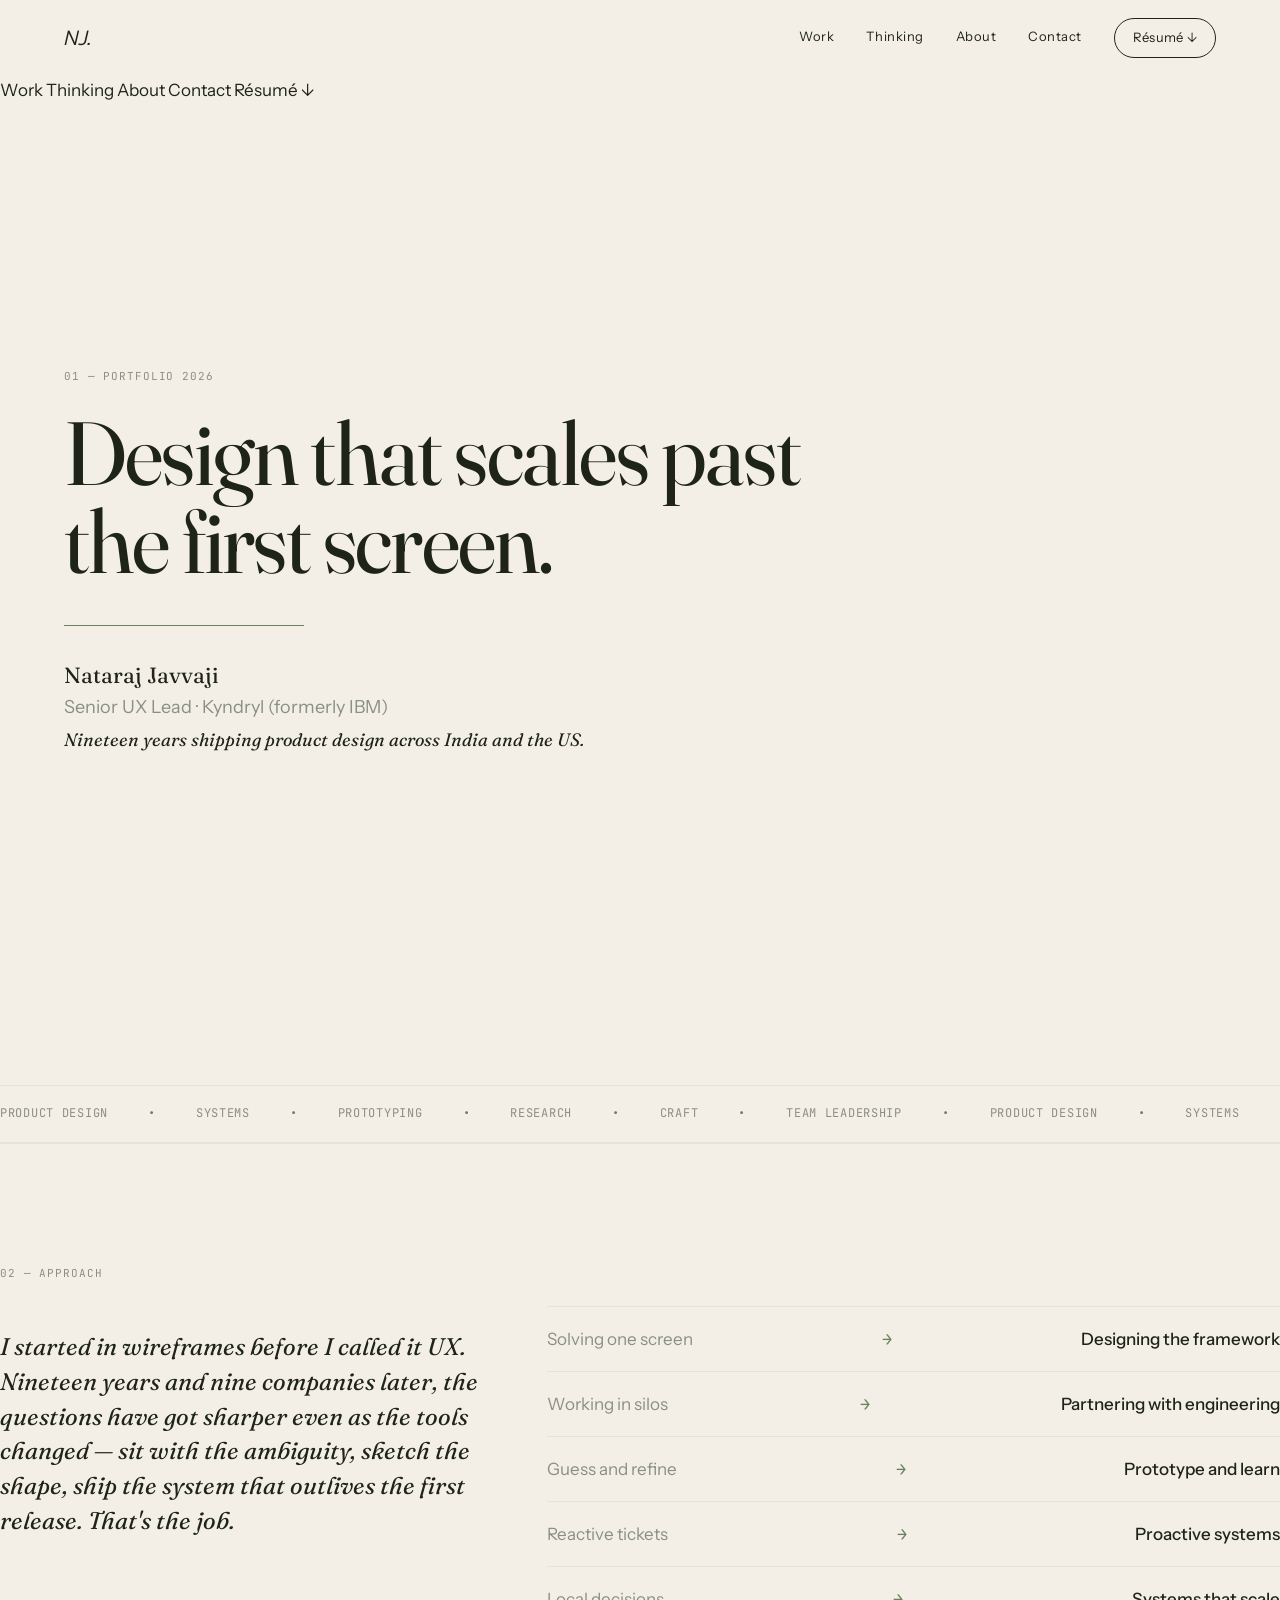
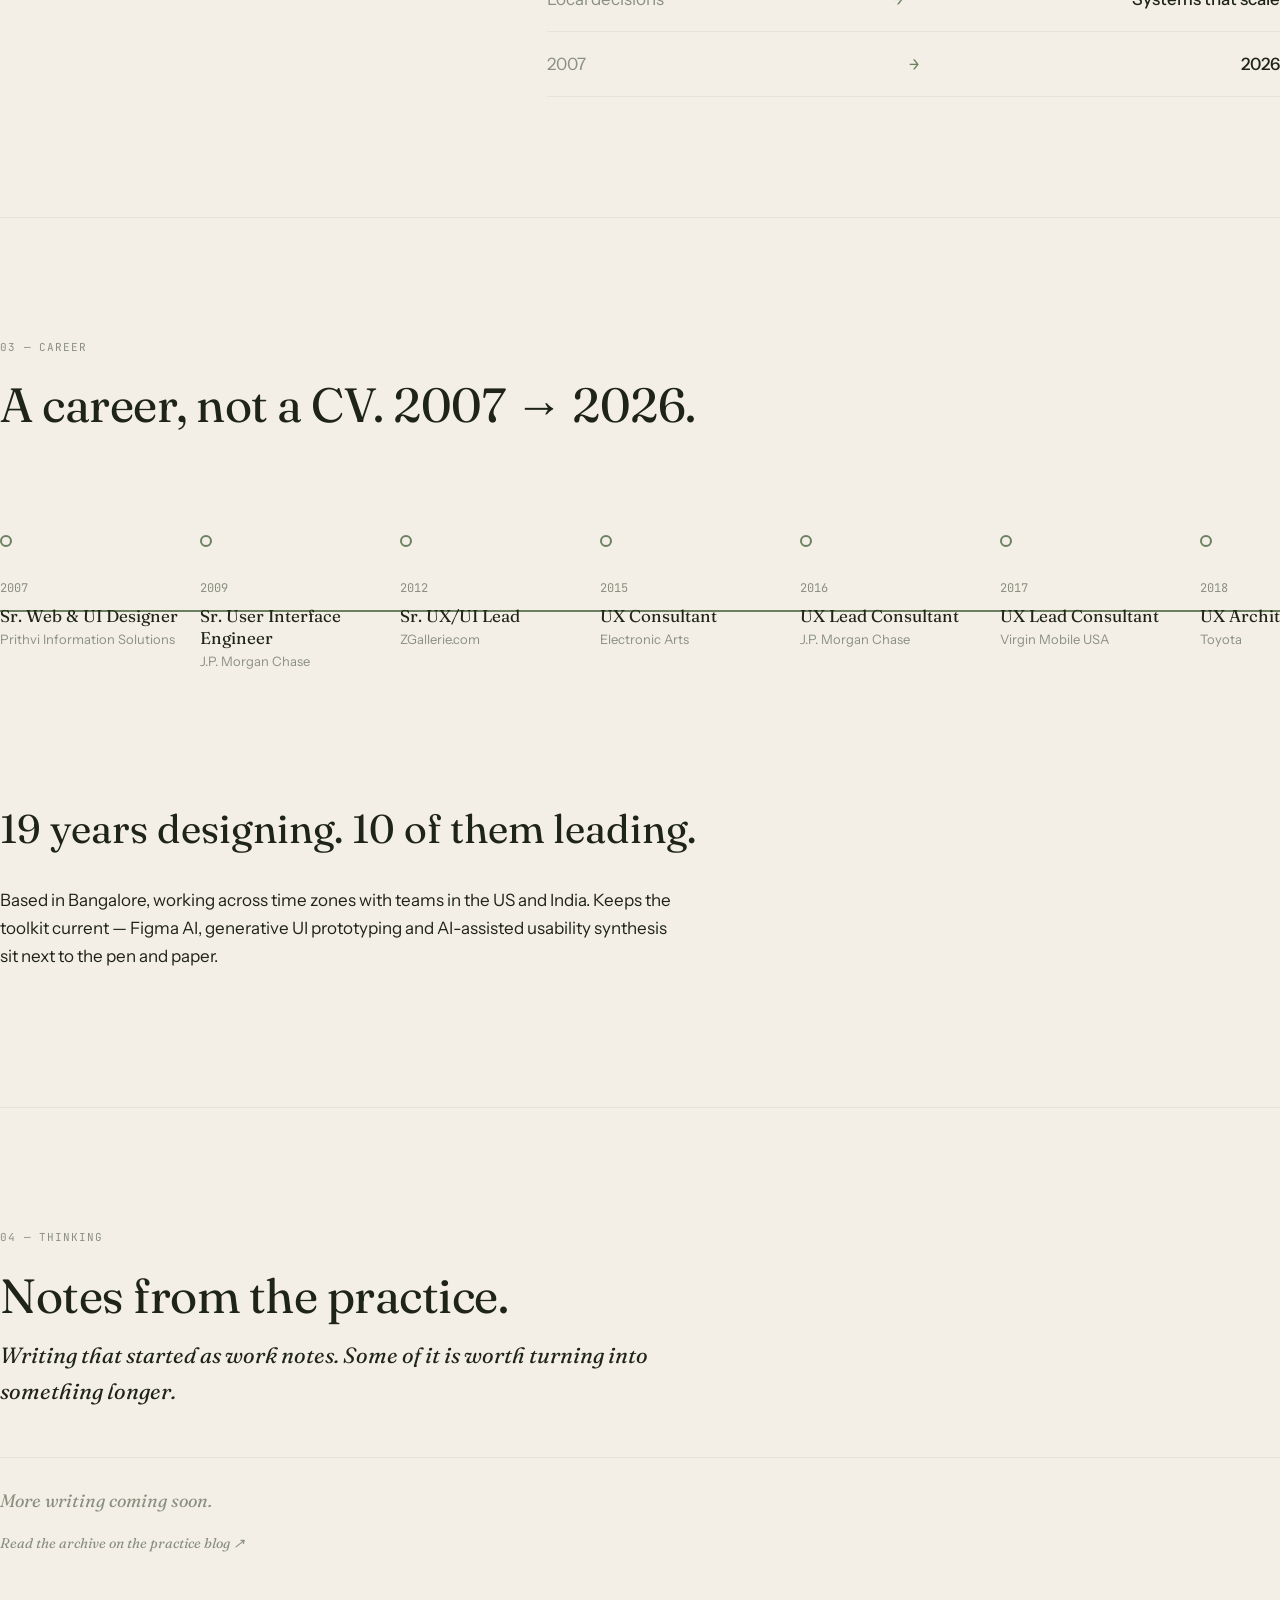
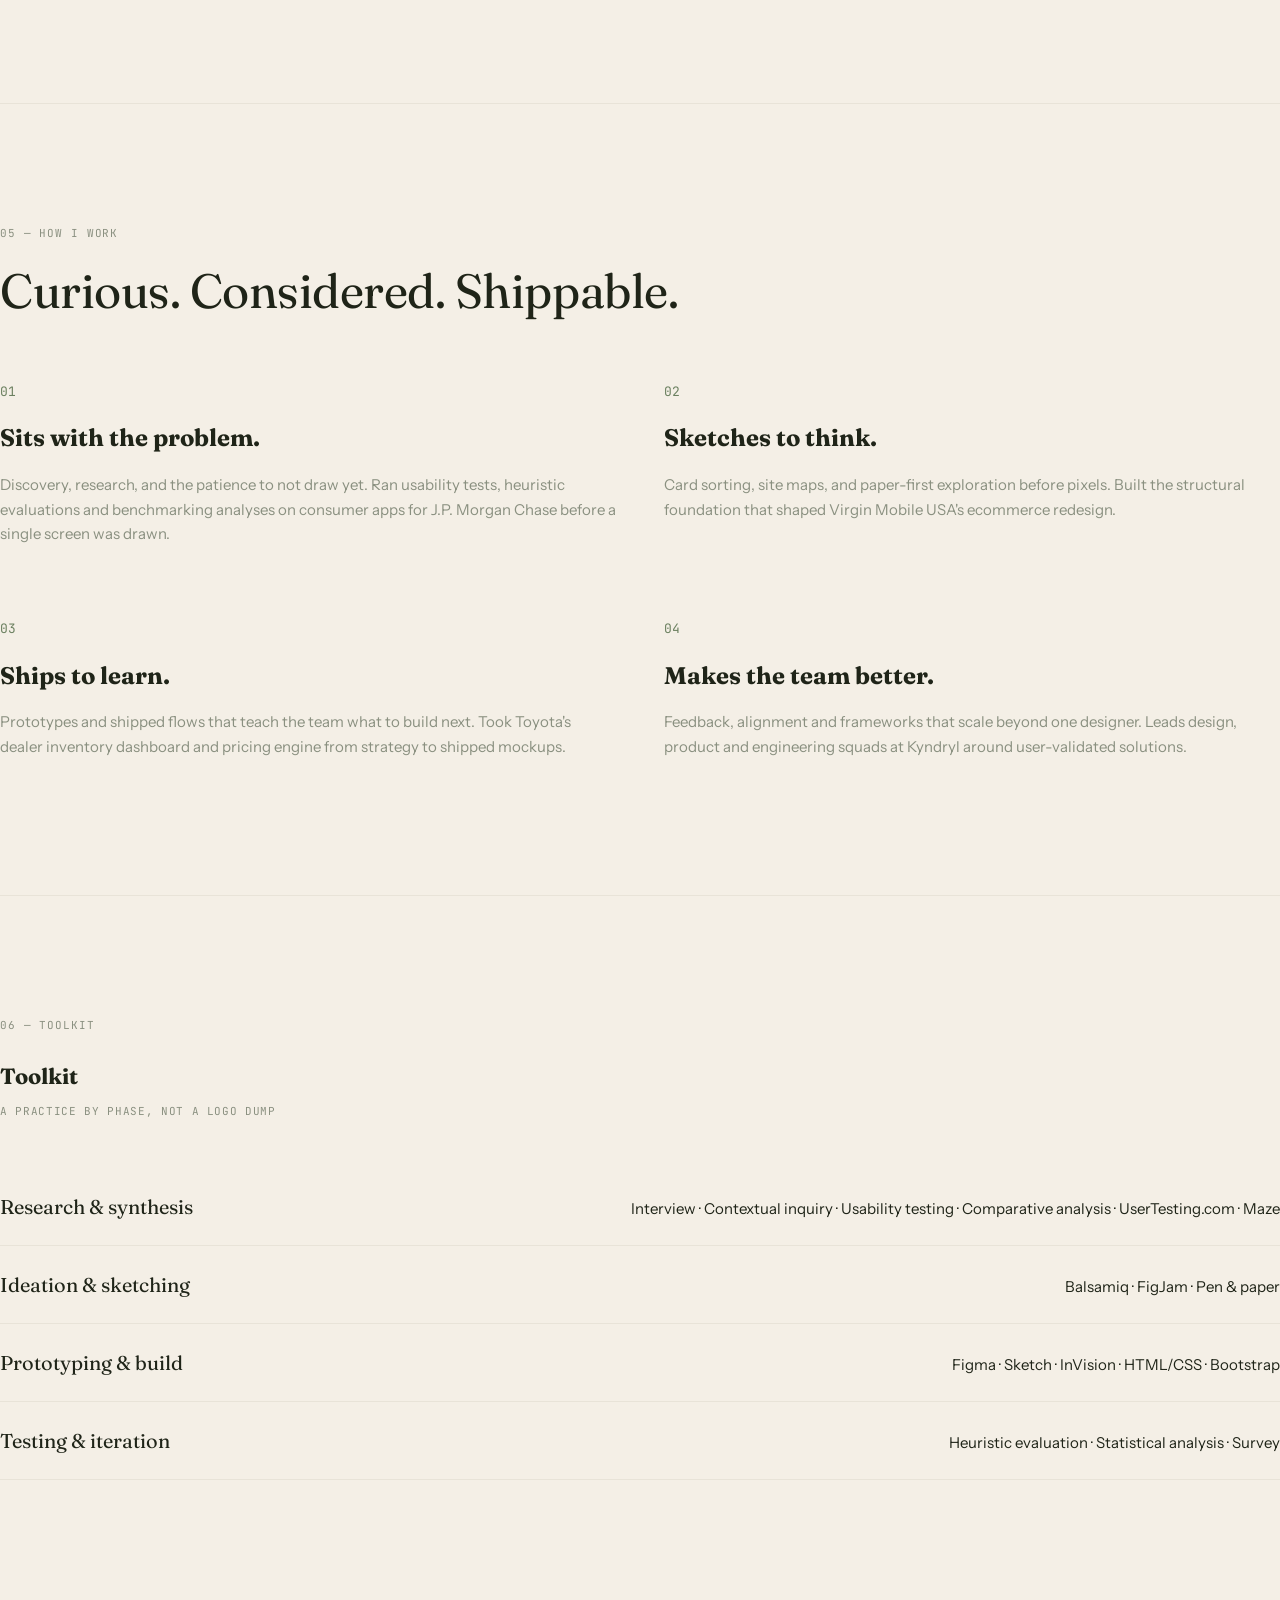
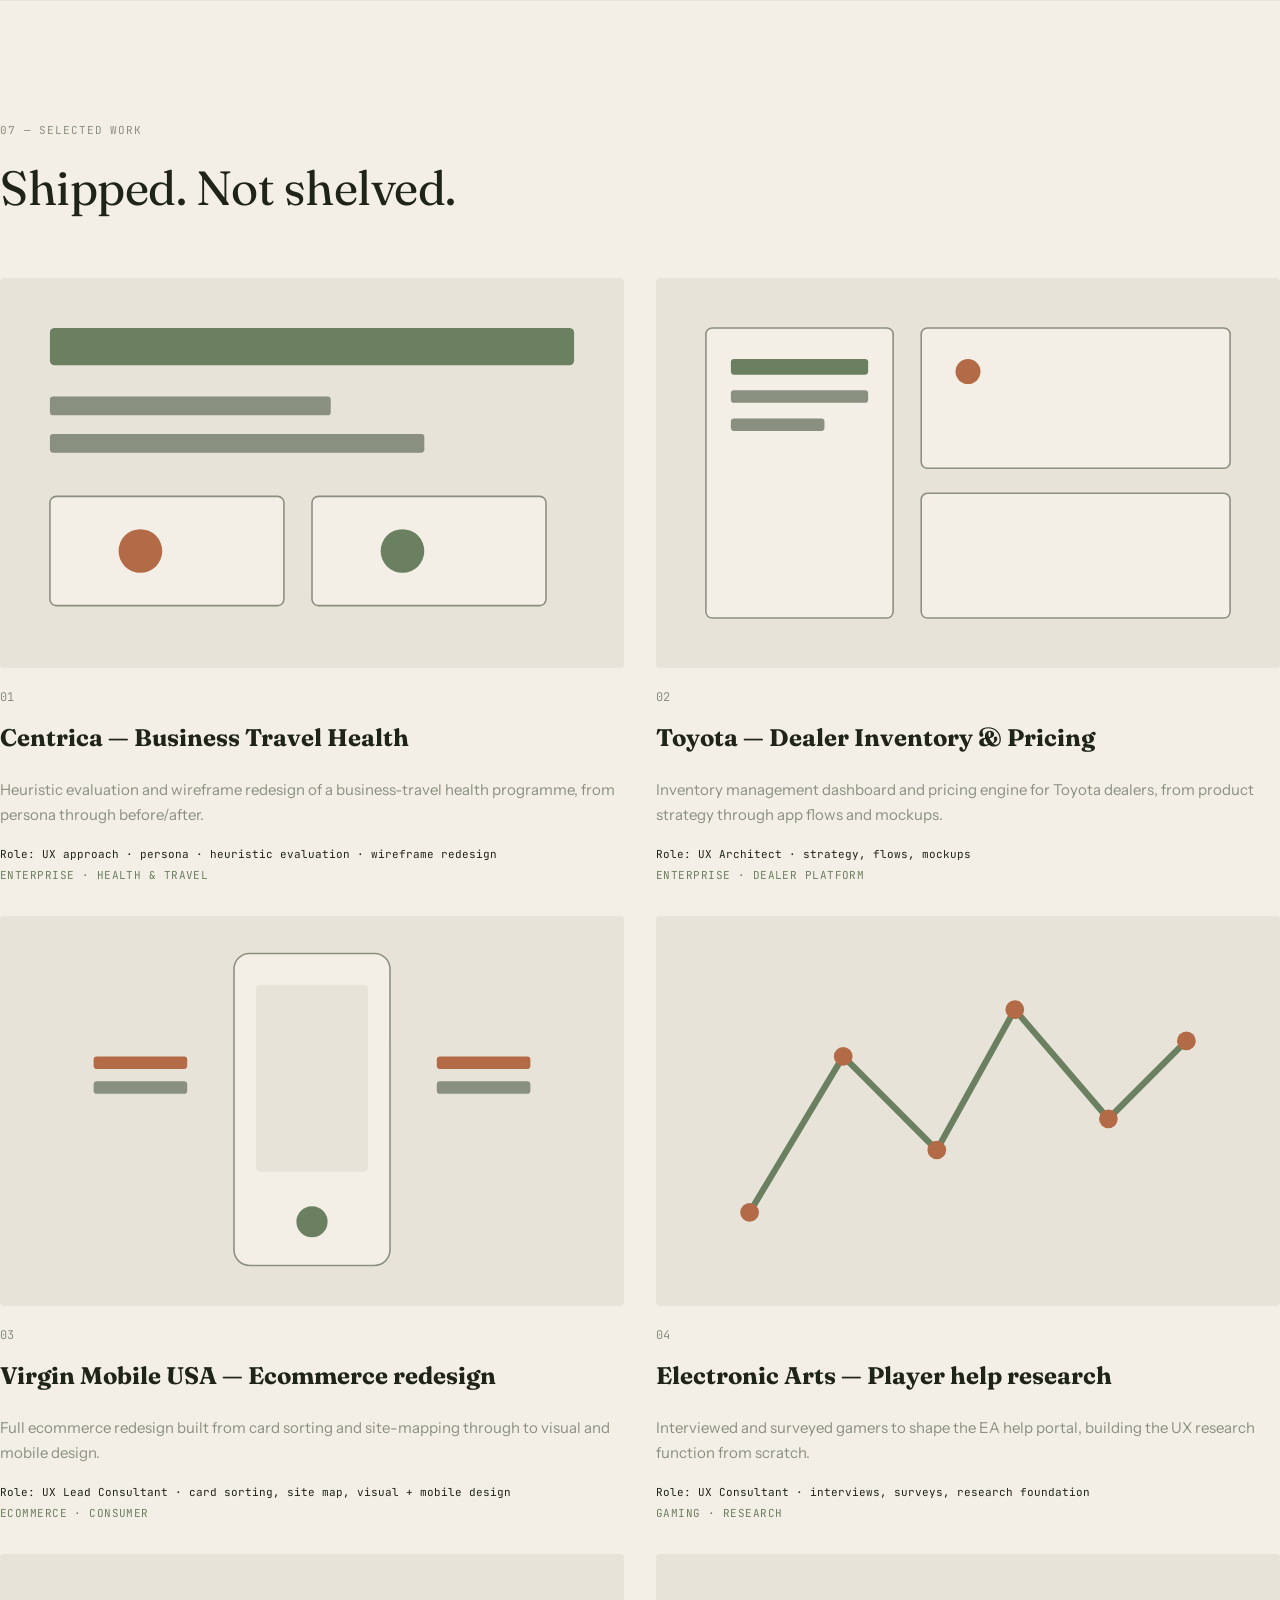
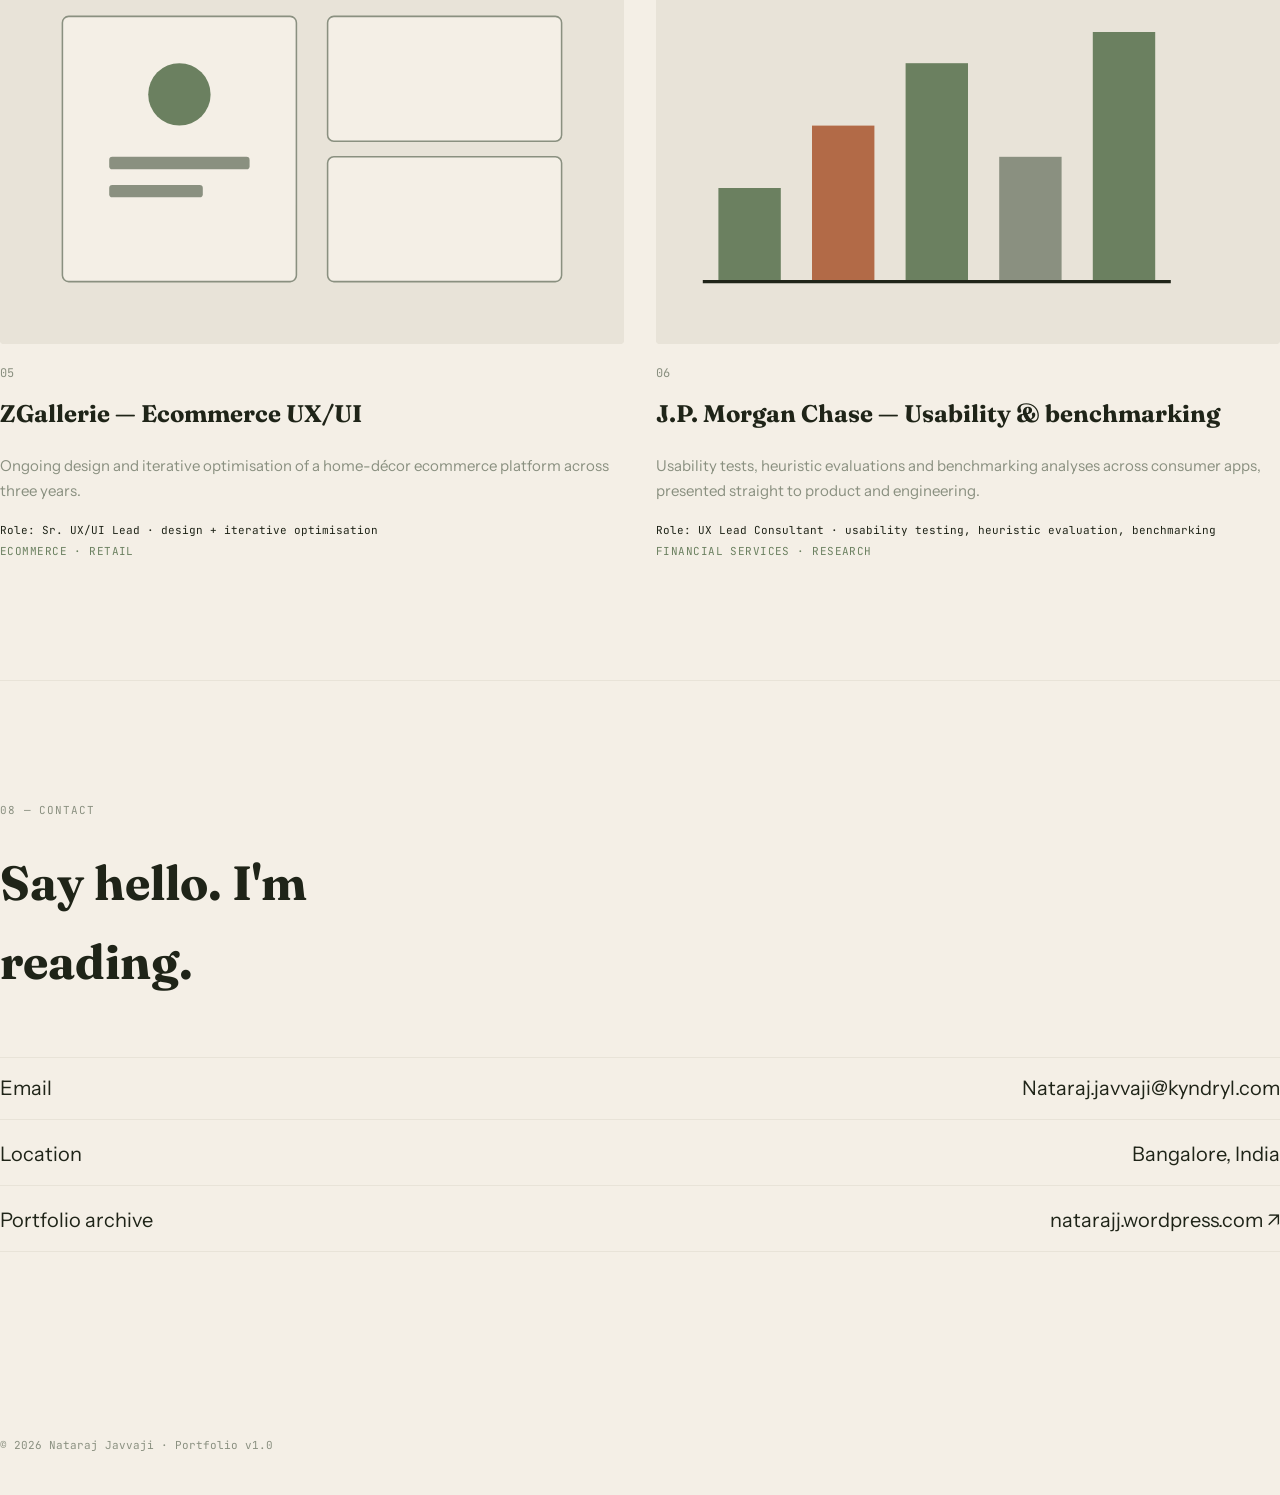
<file: nataraj-portfolio/index.html>
<!doctype html>
<html lang="en">
<head>
<meta charset="UTF-8">
<meta name="viewport" content="width=device-width, initial-scale=1">
<title>Nataraj Javvaji — UX Lead / UX Architect</title>
<meta name="description" content="Nataraj Javvaji — Senior UX Lead. Nineteen years designing systems that scale past the first screen, across enterprise, ecommerce and consumer products in India and the US.">
<link rel="preconnect" href="https://fonts.googleapis.com">
<link rel="preconnect" href="https://fonts.gstatic.com" crossorigin>
<link href="https://fonts.googleapis.com/css2?family=Fraunces:ital,opsz,wght@0,9..144,300..600;1,9..144,300..600&family=Instrument+Sans:wght@400;500&family=JetBrains+Mono:wght@400;500&display=swap" rel="stylesheet">
<link rel="stylesheet" href="styles.css">
</head>
<body>

<nav class="site-nav" id="siteNav">
  <div class="wrap">
    <a href="#top" class="logo">NJ.<span class="dot"></span></a>
    <div class="nav-links">
      <a href="#work">Work</a>
      <a href="#thinking">Thinking</a>
      <a href="#about">About</a>
      <a href="#contact">Contact</a>
      <a class="pill" href="resume/NatarajJavvaji_Resume.pdf" target="_blank" rel="noopener">Résumé ↓</a>
    </div>
    <button class="nav-toggle" id="navToggle" aria-label="Open menu">Menu</button>
  </div>
  <div class="mobile-sheet" id="mobileSheet">
    <a href="#work">Work</a>
    <a href="#thinking">Thinking</a>
    <a href="#about">About</a>
    <a href="#contact">Contact</a>
    <a href="resume/NatarajJavvaji_Resume.pdf" target="_blank" rel="noopener">Résumé ↓</a>
  </div>
</nav>

<main id="top">

  <!-- 01 — Hero -->
  <section class="hero wrap">
    <span class="eyebrow">01 — Portfolio 2026</span>
    <h1 class="hero-headline">Design that scales past the first screen.</h1>
    <div class="rule reveal" id="heroRule"></div>
    <div class="hero-meta">
      <div class="name">Nataraj Javvaji</div>
      <div class="role">Senior UX Lead · Kyndryl (formerly IBM)</div>
      <div class="tagline">Nineteen years shipping product design across India and the US.</div>
    </div>
  </section>

  <div class="marquee">
    <div class="marquee-track">
      <span>Product design</span><span>Systems</span><span>Prototyping</span><span>Research</span><span>Craft</span><span>Team leadership</span>
      <span>Product design</span><span>Systems</span><span>Prototyping</span><span>Research</span><span>Craft</span><span>Team leadership</span>
    </div>
  </div>

  <!-- 02 — Approach -->
  <section class="approach wrap" id="about">
    <span class="eyebrow reveal">02 — Approach</span>
    <div class="grid">
      <div class="reveal">
        <p class="approach-quote">I started in wireframes before I called it UX. Nineteen years and nine companies later, the questions have got sharper even as the tools changed — sit with the ambiguity, sketch the shape, ship the system that outlives the first release. That's the job.</p>
      </div>
      <div class="reveal">
        <div class="shift-list">
          <div class="shift-row">
            <span class="from">Solving one screen</span>
            <span class="arrow">→</span>
            <span class="to">Designing the framework</span>
          </div>
          <div class="shift-row">
            <span class="from">Working in silos</span>
            <span class="arrow">→</span>
            <span class="to">Partnering with engineering</span>
          </div>
          <div class="shift-row">
            <span class="from">Guess and refine</span>
            <span class="arrow">→</span>
            <span class="to">Prototype and learn</span>
          </div>
          <div class="shift-row">
            <span class="from">Reactive tickets</span>
            <span class="arrow">→</span>
            <span class="to">Proactive systems</span>
          </div>
          <div class="shift-row">
            <span class="from">Local decisions</span>
            <span class="arrow">→</span>
            <span class="to">Systems that scale</span>
          </div>
          <div class="shift-row">
            <span class="from">2007</span>
            <span class="arrow">→</span>
            <span class="to">2026</span>
          </div>
        </div>
      </div>
    </div>
  </section>

  <!-- 03 — The arc -->
  <section class="arc wrap">
    <span class="eyebrow reveal">03 — Career</span>
    <h2 class="section-head reveal">A career, not a CV. 2007 → 2026.</h2>

    <div class="timeline">
      <div class="timeline-line" id="timelineLine"></div>
      <div class="timeline-track">
        <div class="timeline-stop">
          <span class="dot"></span>
          <span class="year">2007</span>
          <div class="role">Sr. Web &amp; UI Designer</div>
          <div class="company">Prithvi Information Solutions</div>
        </div>
        <div class="timeline-stop">
          <span class="dot"></span>
          <span class="year">2009</span>
          <div class="role">Sr. User Interface Engineer</div>
          <div class="company">J.P. Morgan Chase</div>
        </div>
        <div class="timeline-stop">
          <span class="dot"></span>
          <span class="year">2012</span>
          <div class="role">Sr. UX/UI Lead</div>
          <div class="company">ZGallerie.com</div>
        </div>
        <div class="timeline-stop">
          <span class="dot"></span>
          <span class="year">2015</span>
          <div class="role">UX Consultant</div>
          <div class="company">Electronic Arts</div>
        </div>
        <div class="timeline-stop">
          <span class="dot"></span>
          <span class="year">2016</span>
          <div class="role">UX Lead Consultant</div>
          <div class="company">J.P. Morgan Chase</div>
        </div>
        <div class="timeline-stop">
          <span class="dot"></span>
          <span class="year">2017</span>
          <div class="role">UX Lead Consultant</div>
          <div class="company">Virgin Mobile USA</div>
        </div>
        <div class="timeline-stop">
          <span class="dot"></span>
          <span class="year">2018</span>
          <div class="role">UX Architect</div>
          <div class="company">Toyota</div>
        </div>
        <div class="timeline-stop">
          <span class="dot"></span>
          <span class="year">2018</span>
          <div class="role">UX Architect / Manager</div>
          <div class="company">OSI Digital</div>
        </div>
        <div class="timeline-stop">
          <span class="dot"></span>
          <span class="year">2021</span>
          <div class="role">Sr. UX Lead</div>
          <div class="company">Kyndryl (IBM)</div>
        </div>
      </div>
    </div>

    <p class="arc-tagline reveal">19 years designing. 10 of them leading.</p>
    <p class="arc-bio reveal">Based in Bangalore, working across time zones with teams in the US and India. Keeps the toolkit current — Figma AI, generative UI prototyping and AI-assisted usability synthesis sit next to the pen and paper.</p>
  </section>

  <!-- 04 — Thinking -->
  <section class="thinking wrap" id="thinking">
    <span class="eyebrow reveal">04 — Thinking</span>
    <h2 class="section-head reveal">Notes from the practice.</h2>
    <p class="thinking-pov reveal">Writing that started as work notes. Some of it is worth turning into something longer.</p>
    <div class="thinking-note reveal">
      More writing coming soon.
      <div class="thinking-more">
        <a href="https://natarajj.wordpress.com/blog/" target="_blank" rel="noopener">Read the archive on the practice blog ↗</a>
      </div>
    </div>
  </section>

  <!-- 05 — How I work -->
  <section class="capabilities wrap">
    <span class="eyebrow reveal">05 — How I work</span>
    <h2 class="section-head reveal">Curious. Considered. Shippable.</h2>
    <div class="cap-grid">
      <div class="reveal">
        <span class="cap-num mono">01</span>
        <h3 class="cap-title">Sits with the problem.</h3>
        <p class="cap-proof">Discovery, research, and the patience to not draw yet. Ran usability tests, heuristic evaluations and benchmarking analyses on consumer apps for J.P. Morgan Chase before a single screen was drawn.</p>
      </div>
      <div class="reveal">
        <span class="cap-num mono">02</span>
        <h3 class="cap-title">Sketches to think.</h3>
        <p class="cap-proof">Card sorting, site maps, and paper-first exploration before pixels. Built the structural foundation that shaped Virgin Mobile USA's ecommerce redesign.</p>
      </div>
      <div class="reveal">
        <span class="cap-num mono">03</span>
        <h3 class="cap-title">Ships to learn.</h3>
        <p class="cap-proof">Prototypes and shipped flows that teach the team what to build next. Took Toyota's dealer inventory dashboard and pricing engine from strategy to shipped mockups.</p>
      </div>
      <div class="reveal">
        <span class="cap-num mono">04</span>
        <h3 class="cap-title">Makes the team better.</h3>
        <p class="cap-proof">Feedback, alignment and frameworks that scale beyond one designer. Leads design, product and engineering squads at Kyndryl around user-validated solutions.</p>
      </div>
    </div>
  </section>

  <!-- 06 — Toolkit -->
  <section class="toolkit wrap">
    <span class="eyebrow reveal">06 — Toolkit</span>
    <h2 class="toolkit-head reveal">Toolkit</h2>
    <span class="toolkit-sub reveal">A practice by phase, not a logo dump</span>

    <div class="reveal">
      <div class="tool-row">
        <span class="phase">Research &amp; synthesis</span>
        <span class="tools">Interview · Contextual inquiry · Usability testing · Comparative analysis · UserTesting.com · Maze</span>
      </div>
      <div class="tool-row">
        <span class="phase">Ideation &amp; sketching</span>
        <span class="tools">Balsamiq · FigJam · Pen &amp; paper</span>
      </div>
      <div class="tool-row">
        <span class="phase">Prototyping &amp; build</span>
        <span class="tools">Figma · Sketch · InVision · HTML/CSS · Bootstrap</span>
      </div>
      <div class="tool-row">
        <span class="phase">Testing &amp; iteration</span>
        <span class="tools">Heuristic evaluation · Statistical analysis · Survey</span>
      </div>
    </div>
  </section>

  <!-- 07 — Selected work -->
  <section class="work wrap" id="work">
    <span class="eyebrow reveal">07 — Selected work</span>
    <h2 class="section-head reveal">Shipped. Not shelved.</h2>

    <div class="work-grid">

      <a class="work-card reveal" data-case="centrica">
        <div class="work-thumb">
          <svg viewBox="0 0 400 250" xmlns="http://www.w3.org/2000/svg">
            <rect width="400" height="250" fill="#E8E3D8"/>
            <rect x="32" y="32" width="336" height="24" rx="3" fill="#6B8060"/>
            <rect x="32" y="76" width="180" height="12" rx="2" fill="#8A9080"/>
            <rect x="32" y="100" width="240" height="12" rx="2" fill="#8A9080"/>
            <rect x="32" y="140" width="150" height="70" rx="4" fill="#F4EFE6" stroke="#8A9080"/>
            <rect x="200" y="140" width="150" height="70" rx="4" fill="#F4EFE6" stroke="#8A9080"/>
            <circle cx="90" cy="175" r="14" fill="#B26A47"/>
            <circle cx="258" cy="175" r="14" fill="#6B8060"/>
          </svg>
        </div>
        <span class="work-index mono">01</span>
        <h3 class="work-title">Centrica — Business Travel Health</h3>
        <p class="work-desc">Heuristic evaluation and wireframe redesign of a business-travel health programme, from persona through before/after.</p>
        <span class="work-role mono">Role: UX approach · persona · heuristic evaluation · wireframe redesign</span>
        <div class="work-tags">Enterprise · Health &amp; travel</div>
      </a>

      <a class="work-card reveal" href="https://natarajj.wordpress.com/portfolio/" target="_blank" rel="noopener">
        <div class="work-thumb">
          <svg viewBox="0 0 400 250" xmlns="http://www.w3.org/2000/svg">
            <rect width="400" height="250" fill="#E8E3D8"/>
            <rect x="32" y="32" width="120" height="186" rx="4" fill="#F4EFE6" stroke="#8A9080"/>
            <rect x="48" y="52" width="88" height="10" rx="2" fill="#6B8060"/>
            <rect x="48" y="72" width="88" height="8" rx="2" fill="#8A9080"/>
            <rect x="48" y="90" width="60" height="8" rx="2" fill="#8A9080"/>
            <rect x="170" y="32" width="198" height="90" rx="4" fill="#F4EFE6" stroke="#8A9080"/>
            <rect x="170" y="138" width="198" height="80" rx="4" fill="#F4EFE6" stroke="#8A9080"/>
            <circle cx="200" cy="60" r="8" fill="#B26A47"/>
          </svg>
        </div>
        <span class="work-index mono">02</span>
        <h3 class="work-title">Toyota — Dealer Inventory &amp; Pricing</h3>
        <p class="work-desc">Inventory management dashboard and pricing engine for Toyota dealers, from product strategy through app flows and mockups.</p>
        <span class="work-role mono">Role: UX Architect · strategy, flows, mockups</span>
        <div class="work-tags">Enterprise · Dealer platform</div>
      </a>

      <a class="work-card reveal" href="https://natarajj.wordpress.com/portfolio/" target="_blank" rel="noopener">
        <div class="work-thumb">
          <svg viewBox="0 0 400 250" xmlns="http://www.w3.org/2000/svg">
            <rect width="400" height="250" fill="#E8E3D8"/>
            <rect x="150" y="24" width="100" height="200" rx="10" fill="#F4EFE6" stroke="#8A9080"/>
            <rect x="164" y="44" width="72" height="120" rx="3" fill="#E8E3D8"/>
            <circle cx="200" cy="196" r="10" fill="#6B8060"/>
            <rect x="60" y="90" width="60" height="8" rx="2" fill="#B26A47"/>
            <rect x="60" y="106" width="60" height="8" rx="2" fill="#8A9080"/>
            <rect x="280" y="90" width="60" height="8" rx="2" fill="#B26A47"/>
            <rect x="280" y="106" width="60" height="8" rx="2" fill="#8A9080"/>
          </svg>
        </div>
        <span class="work-index mono">03</span>
        <h3 class="work-title">Virgin Mobile USA — Ecommerce redesign</h3>
        <p class="work-desc">Full ecommerce redesign built from card sorting and site-mapping through to visual and mobile design.</p>
        <span class="work-role mono">Role: UX Lead Consultant · card sorting, site map, visual + mobile design</span>
        <div class="work-tags">Ecommerce · Consumer</div>
      </a>

      <a class="work-card reveal" href="https://natarajj.wordpress.com/portfolio/" target="_blank" rel="noopener">
        <div class="work-thumb">
          <svg viewBox="0 0 400 250" xmlns="http://www.w3.org/2000/svg">
            <rect width="400" height="250" fill="#E8E3D8"/>
            <path d="M60 190 L120 90 L180 150 L230 60 L290 130 L340 80" stroke="#6B8060" stroke-width="4" fill="none"/>
            <circle cx="60" cy="190" r="6" fill="#B26A47"/>
            <circle cx="120" cy="90" r="6" fill="#B26A47"/>
            <circle cx="180" cy="150" r="6" fill="#B26A47"/>
            <circle cx="230" cy="60" r="6" fill="#B26A47"/>
            <circle cx="290" cy="130" r="6" fill="#B26A47"/>
            <circle cx="340" cy="80" r="6" fill="#B26A47"/>
          </svg>
        </div>
        <span class="work-index mono">04</span>
        <h3 class="work-title">Electronic Arts — Player help research</h3>
        <p class="work-desc">Interviewed and surveyed gamers to shape the EA help portal, building the UX research function from scratch.</p>
        <span class="work-role mono">Role: UX Consultant · interviews, surveys, research foundation</span>
        <div class="work-tags">Gaming · Research</div>
      </a>

      <a class="work-card reveal" href="https://natarajj.wordpress.com/portfolio/" target="_blank" rel="noopener">
        <div class="work-thumb">
          <svg viewBox="0 0 400 250" xmlns="http://www.w3.org/2000/svg">
            <rect width="400" height="250" fill="#E8E3D8"/>
            <rect x="40" y="40" width="150" height="170" rx="4" fill="#F4EFE6" stroke="#8A9080"/>
            <rect x="210" y="40" width="150" height="80" rx="4" fill="#F4EFE6" stroke="#8A9080"/>
            <rect x="210" y="130" width="150" height="80" rx="4" fill="#F4EFE6" stroke="#8A9080"/>
            <circle cx="115" cy="90" r="20" fill="#6B8060"/>
            <rect x="70" y="130" width="90" height="8" rx="2" fill="#8A9080"/>
            <rect x="70" y="148" width="60" height="8" rx="2" fill="#8A9080"/>
          </svg>
        </div>
        <span class="work-index mono">05</span>
        <h3 class="work-title">ZGallerie — Ecommerce UX/UI</h3>
        <p class="work-desc">Ongoing design and iterative optimisation of a home-décor ecommerce platform across three years.</p>
        <span class="work-role mono">Role: Sr. UX/UI Lead · design + iterative optimisation</span>
        <div class="work-tags">Ecommerce · Retail</div>
      </a>

      <a class="work-card reveal" href="https://natarajj.wordpress.com/portfolio/" target="_blank" rel="noopener">
        <div class="work-thumb">
          <svg viewBox="0 0 400 250" xmlns="http://www.w3.org/2000/svg">
            <rect width="400" height="250" fill="#E8E3D8"/>
            <rect x="40" y="150" width="40" height="60" fill="#6B8060"/>
            <rect x="100" y="110" width="40" height="100" fill="#B26A47"/>
            <rect x="160" y="70" width="40" height="140" fill="#6B8060"/>
            <rect x="220" y="130" width="40" height="80" fill="#8A9080"/>
            <rect x="280" y="50" width="40" height="160" fill="#6B8060"/>
            <line x1="30" y1="210" x2="330" y2="210" stroke="#1F2418" stroke-width="2"/>
          </svg>
        </div>
        <span class="work-index mono">06</span>
        <h3 class="work-title">J.P. Morgan Chase — Usability &amp; benchmarking</h3>
        <p class="work-desc">Usability tests, heuristic evaluations and benchmarking analyses across consumer apps, presented straight to product and engineering.</p>
        <span class="work-role mono">Role: UX Lead Consultant · usability testing, heuristic evaluation, benchmarking</span>
        <div class="work-tags">Financial services · Research</div>
      </a>

    </div>
  </section>

  <!-- 08 — Contact -->
  <section class="contact wrap" id="contact">
    <span class="eyebrow reveal">08 — Contact</span>
    <h2 class="contact-head reveal">Say hello. I'm reading.</h2>
    <div class="contact-lines reveal">
      <div class="contact-line">
        <span>Email</span>
        <a href="mailto:Nataraj.javvaji@kyndryl.com">Nataraj.javvaji@kyndryl.com</a>
      </div>
      <div class="contact-line">
        <span>Location</span>
        <span>Bangalore, India</span>
      </div>
      <div class="contact-line">
        <span>Portfolio archive</span>
        <a href="https://natarajj.wordpress.com/portfolio/" target="_blank" rel="noopener">natarajj.wordpress.com ↗</a>
      </div>
    </div>
  </section>

  <footer class="site-footer wrap">
    © 2026 Nataraj Javvaji · Portfolio v1.0
  </footer>

</main>

<!-- Case study view -->
<div class="case-view" id="caseCentrica">
  <a class="case-back mono" data-close>← All work</a>
  <div class="wrap case-hero">
    <span class="case-label">Case study · Centrica — Business Travel Health Programme</span>
    <h1 class="case-title">Business Travel Health, made legible</h1>
    <p class="case-deck">A heuristic evaluation and redesign of the tool business travellers used to check health and safety requirements before a trip.</p>
  </div>

  <div class="wrap case-block">
    <h3>Brief</h3>
    <p>Centrica needed its business travel health programme to hold up under real conditions: travellers checking requirements at short notice, often on a phone, often stressed about a trip already underway. The existing tool buried that information behind dense navigation built for an internal audience, not a traveller.</p>
    <p>The ask was straightforward to state and hard to do: make the right health and safety information findable in seconds, for a user who has never seen the tool before and won't again for months.</p>
  </div>

  <div class="wrap case-block">
    <h3>My role</h3>
    <span class="case-role-line">Role: UX approach · persona development · heuristic evaluation · wireframe redesign</span>
    <p>I owned the UX process end to end for this engagement: setting the approach, building the persona the redesign would be judged against, running the heuristic evaluation of the existing tool, and producing the wireframes that carried the fix through to a before/after comparison.</p>
    <ul>
      <li>Defined the UX approach and evaluation criteria up front</li>
      <li>Built the primary traveller persona from available research</li>
      <li>Ran a structured heuristic evaluation of the live tool</li>
      <li>Designed the replacement wireframes</li>
      <li>Documented the before/after case for stakeholders</li>
    </ul>
  </div>

  <div class="wrap case-block">
    <h3>The challenge</h3>
    <p>The tool served two audiences with opposite needs — travel administrators who wanted comprehensive data, and travellers who wanted one answer, fast. Most of the existing interface had been built for the first audience and inherited by the second.</p>
    <p>There was no budget for a rebuild. The fix had to work within the existing information architecture and technical constraints, which meant the redesign had to earn its improvements through hierarchy and wording, not new functionality.</p>
  </div>

  <div class="wrap case-block">
    <h3>What I did</h3>
    <ol>
      <li>Set the UX approach: evaluate first, then redesign against evidence, not opinion</li>
      <li>Built a persona around the business traveller checking requirements under time pressure</li>
      <li>Walked the existing tool against a heuristic checklist, flagging friction by severity</li>
      <li>Prioritised the findings that would move the traveller experience most</li>
      <li>Sketched wireframes that resolved the top issues within the existing IA</li>
      <li>Paired each wireframe with the heuristic finding it addressed</li>
      <li>Packaged the work as a before/after comparison stakeholders could approve quickly</li>
    </ol>
    <div class="case-gallery">
      <div class="thumb"><svg viewBox="0 0 100 75"><rect width="100" height="75" fill="none"/><rect x="10" y="10" width="80" height="14" fill="#6B8060"/><rect x="10" y="30" width="50" height="8" fill="#8A9080"/><rect x="10" y="42" width="60" height="8" fill="#8A9080"/></svg></div>
      <div class="thumb"><svg viewBox="0 0 100 75"><circle cx="50" cy="30" r="16" fill="#B26A47"/><rect x="20" y="52" width="60" height="8" fill="#8A9080"/></svg></div>
      <div class="thumb"><svg viewBox="0 0 100 75"><rect x="10" y="10" width="35" height="55" fill="none" stroke="#8A9080"/><rect x="55" y="10" width="35" height="55" fill="#F4EFE6" stroke="#6B8060"/></svg></div>
    </div>
    <p class="case-closing">Heuristics on paper. Wireframes in Figma. Every fix traced back to a specific finding.</p>
  </div>

  <div class="wrap case-block">
    <h3>The outcome</h3>
    <ul>
      <li>A prioritised, severity-ranked list of usability issues stakeholders could act on immediately</li>
      <li>A redesigned wireframe set that resolved the top-severity findings within the existing IA</li>
      <li>A before/after artefact that made the case for the redesign without a rebuild</li>
    </ul>
    <p class="case-closing">The shift wasn't a new feature — it was a tool a traveller could trust to answer one question fast, on the day it mattered.</p>
  </div>

  <div class="wrap case-block">
    <h3>What I'd do differently</h3>
    <p>The heuristic evaluation carried more of the weight than it should have. It's a fast, defensible way to find friction without a research budget, but it reflects expert judgement, not traveller behaviour. Given the choice again, I'd push for even a handful of moderated sessions with real travellers before finalising the wireframes — cheap insurance against fixing the wrong thing well.</p>
    <p>The before/after framing also made it easy for stakeholders to approve the visible changes and skip the harder conversation about the underlying information architecture. That trade was right for the budget and timeline, but it left the deeper structural issue for a later project rather than solving it here.</p>
  </div>

  <div class="wrap case-block">
    <h3>How I worked</h3>
    <p>Evaluation first, opinions second. Every wireframe change traces back to a specific heuristic finding, which made stakeholder conversations shorter — the evidence did the arguing, not me.</p>
    <p>Findings were shared as they emerged rather than saved for one big reveal, so nothing in the final before/after comparison was a surprise by the time it needed sign-off.</p>
  </div>

  <div class="wrap case-foot">
    <p class="case-foot-line">Design that scales past the first screen.</p>
    <a class="case-back mono" data-close>← All work</a>
  </div>
</div>

<script src="script.js"></script>
</body>
</html>
</file>
<file: styles.css>
/* ============================================================
   Nataraj Javvaji — Portfolio
   Theme: Systems / Network — dark, gradient-node visual language
   Fonts: Space Grotesk (display), Inter (body), IBM Plex Mono (data)
   ============================================================ */

:root {
  --bg: #0A0C11;
  --panel: #12151C;
  --panel-2: #171B24;
  --ink: #ECEEF3;
  --muted: #8891A6;
  --line: rgba(255,255,255,0.09);
  --line-strong: rgba(255,255,255,0.16);

  --violet: #8B6CF2;
  --cyan: #2BD9C9;
  --amber: #F2A65A;
  --gradient: linear-gradient(120deg, var(--violet) 0%, var(--cyan) 100%);
  --glow: rgba(139,108,242,0.35);

  --max-width: 1280px;
  --margin: 64px;
  --gutter: 24px;

  --ease: cubic-bezier(0.16, 1, 0.3, 1);
}

@media (max-width: 720px) {
  :root { --margin: 22px; }
}

* { box-sizing: border-box; }
html { scroll-behavior: smooth; }

@media (prefers-reduced-motion: reduce) {
  html { scroll-behavior: auto; }
  *, *::before, *::after {
    animation-duration: 0.01ms !important;
    animation-iteration-count: 1 !important;
    transition-duration: 0.01ms !important;
    scroll-behavior: auto !important;
  }
}

body {
  margin: 0;
  background: var(--bg);
  color: var(--ink);
  font-family: 'Inter', -apple-system, sans-serif;
  font-size: 16px;
  line-height: 1.65;
  font-weight: 400;
  -webkit-font-smoothing: antialiased;
  position: relative;
}

/* fixed ambient gradient mesh, one subtle orchestrated moment */
body::before {
  content: '';
  position: fixed;
  inset: 0;
  z-index: -1;
  background:
    radial-gradient(680px 480px at 12% -6%, rgba(139,108,242,0.16), transparent 60%),
    radial-gradient(600px 460px at 92% 8%, rgba(43,217,201,0.12), transparent 60%),
    radial-gradient(900px 700px at 50% 110%, rgba(139,108,242,0.08), transparent 60%);
  background-color: var(--bg);
}

.wrap {
  max-width: var(--max-width);
  margin: 0 auto;
  padding-left: var(--margin);
  padding-right: var(--margin);
}

a { color: inherit; text-decoration: none; }
img { max-width: 100%; display: block; }

.display { font-family: 'Space Grotesk', sans-serif; }
.mono { font-family: 'IBM Plex Mono', 'Courier New', monospace; }

.grad-text {
  background: var(--gradient);
  -webkit-background-clip: text;
  background-clip: text;
  color: transparent;
}

/* ---------- Reveal ---------- */
.reveal {
  opacity: 0;
  transform: translateY(16px);
  transition: opacity 500ms var(--ease), transform 500ms var(--ease);
}
.reveal.is-visible { opacity: 1; transform: translateY(0); }

/* ---------- Nav ---------- */
.site-nav {
  position: sticky;
  top: 0;
  z-index: 100;
  background: rgba(10,12,17,0.72);
  backdrop-filter: blur(10px);
  border-bottom: 1px solid transparent;
  transition: border-color 200ms ease, background 200ms ease;
}
.site-nav.scrolled { border-bottom-color: var(--line); }

.site-nav .wrap {
  display: flex;
  align-items: center;
  justify-content: space-between;
  height: 72px;
}

.logo {
  display: inline-flex;
  align-items: center;
  gap: 10px;
  font-family: 'Space Grotesk', sans-serif;
  font-weight: 600;
  font-size: 15px;
  letter-spacing: 0.01em;
}
.logo .badge {
  width: 30px; height: 30px;
  border-radius: 8px;
  background: var(--gradient);
  color: #0A0C11;
  display: flex;
  align-items: center;
  justify-content: center;
  font-size: 12px;
  font-weight: 700;
  letter-spacing: -0.02em;
}
.logo .name-full { color: var(--muted); font-weight: 400; }
@media (max-width: 600px) { .logo .name-full { display: none; } }

.nav-links {
  display: flex;
  align-items: center;
  gap: 30px;
}
.nav-links a:not(.pill) {
  font-size: 13px;
  letter-spacing: 0.01em;
  color: var(--muted);
  position: relative;
  padding-bottom: 2px;
  transition: color 200ms ease;
}
.nav-links a:not(.pill):hover { color: var(--ink); }
.nav-links a:not(.pill)::after {
  content: '';
  position: absolute;
  left: 0; bottom: -3px;
  width: 100%; height: 1px;
  background: var(--gradient);
  transform: scaleX(0);
  transform-origin: left;
  transition: transform 200ms ease;
}
.nav-links a:not(.pill):hover::after { transform: scaleX(1); }

.pill {
  position: relative;
  border-radius: 999px;
  padding: 9px 18px;
  font-size: 13px;
  color: var(--ink);
  background: var(--panel);
  border: 1px solid var(--line-strong);
  transition: border-color 200ms ease, background 200ms ease;
}
.pill:hover { border-color: var(--cyan); background: var(--panel-2); }

.nav-toggle { display: none; }

@media (max-width: 780px) {
  .nav-links { display: none; }
  .nav-toggle {
    display: block;
    background: none;
    border: 1px solid var(--line-strong);
    border-radius: 8px;
    font-family: 'IBM Plex Mono', monospace;
    font-size: 12px;
    padding: 8px 12px;
    cursor: pointer;
    color: var(--ink);
  }
  .mobile-sheet {
    position: fixed;
    inset: 72px 0 0 0;
    background: var(--bg);
    z-index: 99;
    display: flex;
    flex-direction: column;
    padding: 32px var(--margin);
    gap: 24px;
    transform: translateY(-8px);
    opacity: 0;
    pointer-events: none;
    transition: opacity 250ms ease, transform 250ms ease;
  }
  .mobile-sheet.open { opacity: 1; transform: translateY(0); pointer-events: auto; }
  .mobile-sheet a { font-size: 26px; font-family: 'Space Grotesk', sans-serif; }
}

/* ---------- Section scaffolding ---------- */
section { position: relative; }

.eyebrow {
  font-family: 'IBM Plex Mono', monospace;
  font-size: 12px;
  letter-spacing: 0.08em;
  text-transform: uppercase;
  color: var(--muted);
  display: inline-flex;
  align-items: center;
  gap: 10px;
  margin-bottom: 24px;
}
.eyebrow::before {
  content: '';
  width: 6px; height: 6px;
  border-radius: 50%;
  background: var(--gradient);
}

.section-head {
  font-family: 'Space Grotesk', sans-serif;
  font-size: clamp(28px, 3.6vw, 42px);
  line-height: 1.12;
  letter-spacing: -0.01em;
  font-weight: 500;
  margin: 0 0 16px;
}

section + section, .marquee + section {
  border-top: 1px solid var(--line);
}

/* ---------- Hero ---------- */
.hero {
  min-height: 100vh;
  display: flex;
  align-items: center;
  padding-top: 72px;
  padding-bottom: 64px;
}
.hero-grid {
  display: grid;
  grid-template-columns: 1.1fr 0.9fr;
  gap: 48px;
  align-items: center;
  width: 100%;
}
@media (max-width: 900px) {
  .hero-grid { grid-template-columns: 1fr; }
  .hero-visual { order: -1; height: 260px; }
}

.hero-headline {
  font-family: 'Space Grotesk', sans-serif;
  font-weight: 500;
  font-size: clamp(36px, 5.6vw, 68px);
  line-height: 1.04;
  letter-spacing: -0.02em;
  margin: 0 0 28px;
  max-width: 14ch;
}

.hero-meta {
  margin-top: 32px;
  padding-top: 24px;
  border-top: 1px solid var(--line);
  font-size: 16px;
}
.hero-meta .name { font-family: 'Space Grotesk', sans-serif; font-size: 20px; font-weight: 600; }
.hero-meta .role { color: var(--muted); margin-top: 4px; }
.hero-meta .tagline { color: var(--muted); margin-top: 10px; font-size: 15px; }

.hero-visual {
  position: relative;
  height: 420px;
}
.hero-visual svg { width: 100%; height: 100%; }
.node { animation: pulse 3.6s ease-in-out infinite; }
.node.n2 { animation-delay: 0.6s; }
.node.n3 { animation-delay: 1.2s; }
.node.n4 { animation-delay: 1.8s; }
.node.n5 { animation-delay: 2.4s; }
@keyframes pulse {
  0%, 100% { opacity: 0.55; }
  50% { opacity: 1; }
}
.edge {
  stroke-dasharray: 4 500;
  animation: draw 2.4s var(--ease) forwards;
}
@keyframes draw {
  to { stroke-dasharray: 500 0; }
}
@media (prefers-reduced-motion: reduce) {
  .node, .edge { animation: none; }
}

.marquee {
  overflow: hidden;
  border-top: 1px solid var(--line);
  border-bottom: 1px solid var(--line);
  padding: 16px 0;
}
.marquee-track {
  display: flex;
  gap: 40px;
  white-space: nowrap;
  width: max-content;
  animation: scroll-left 30s linear infinite;
}
@media (prefers-reduced-motion: reduce) { .marquee-track { animation: none; } }
@keyframes scroll-left {
  from { transform: translateX(0); }
  to { transform: translateX(-50%); }
}
.marquee-track span {
  font-family: 'IBM Plex Mono', monospace;
  font-size: 12px;
  letter-spacing: 0.05em;
  color: var(--muted);
  text-transform: uppercase;
}
.marquee-track span::after { content: '/'; margin-left: 40px; color: var(--violet); }

/* ---------- Section 02 — Approach ---------- */
.approach { padding: 110px 0; }
.approach .grid {
  display: grid;
  grid-template-columns: 5fr 7fr;
  gap: 40px;
}
@media (max-width: 860px) { .approach .grid { grid-template-columns: 1fr; gap: 40px; } }

.panel {
  background: var(--panel);
  border: 1px solid var(--line);
  border-radius: 14px;
  padding: 32px;
}

.approach-quote {
  font-family: 'Space Grotesk', sans-serif;
  font-size: 22px;
  line-height: 1.5;
  font-weight: 400;
  margin: 0;
}

.shift-list { display: flex; flex-direction: column; }
.shift-row {
  display: flex;
  align-items: center;
  justify-content: space-between;
  padding: 16px 4px;
  border-bottom: 1px solid var(--line);
  gap: 16px;
  flex-wrap: wrap;
}
.shift-row:last-child { border-bottom: none; }
.shift-row .from { color: var(--muted); font-size: 15px; }
.shift-row .arrow { font-family: 'IBM Plex Mono', monospace; color: var(--cyan); }
.shift-row .to { color: var(--ink); font-weight: 500; text-align: right; font-size: 15px; }

/* ---------- Section 03 — Arc / vertical timeline ---------- */
.arc { padding: 110px 0; }

.timeline {
  margin-top: 56px;
  position: relative;
  padding-left: 28px;
}
.timeline::before {
  content: '';
  position: absolute;
  left: 5px; top: 6px; bottom: 6px;
  width: 2px;
  background: linear-gradient(var(--violet), var(--cyan));
  opacity: 0.4;
}
.timeline-stop {
  position: relative;
  padding: 0 0 40px 24px;
}
.timeline-stop:last-child { padding-bottom: 0; }
.timeline-stop .dot {
  position: absolute;
  left: -28px; top: 4px;
  width: 12px; height: 12px;
  border-radius: 50%;
  background: var(--bg);
  border: 2px solid var(--violet);
  box-shadow: 0 0 0 4px rgba(139,108,242,0.12);
}
.timeline-stop:nth-child(even) .dot { border-color: var(--cyan); box-shadow: 0 0 0 4px rgba(43,217,201,0.12); }

.timeline-stop .year {
  font-family: 'IBM Plex Mono', monospace;
  font-size: 12px;
  color: var(--muted);
  display: block;
  margin-bottom: 4px;
}
.timeline-stop .role {
  font-family: 'Space Grotesk', sans-serif;
  font-size: 19px;
  font-weight: 500;
}
.timeline-stop .company { color: var(--muted); font-size: 14px; margin-top: 2px; }

.arc-tagline {
  font-family: 'Space Grotesk', sans-serif;
  font-size: clamp(24px, 3.4vw, 34px);
  font-weight: 500;
  margin: 64px 0 20px;
}
.arc-bio { max-width: 62ch; color: var(--muted); }

/* ---------- Section 04 — Thinking ---------- */
.thinking { padding: 110px 0; }
.thinking-pov {
  font-family: 'Space Grotesk', sans-serif;
  font-size: 20px;
  max-width: 48ch;
  margin: 0 0 40px;
  color: var(--ink);
}
.thinking-note {
  border-radius: 14px;
  border: 1px dashed var(--line-strong);
  padding: 28px 32px;
  color: var(--muted);
  font-size: 16px;
}
.thinking-more { margin-top: 14px; font-size: 14px; }
.thinking-more a { color: var(--cyan); }
.thinking-more a:hover { text-decoration: underline; }

/* ---------- Section 05 — Capabilities ---------- */
.capabilities { padding: 110px 0; }
.cap-grid {
  display: grid;
  grid-template-columns: 1fr 1fr;
  gap: 20px;
  margin-top: 56px;
}
@media (max-width: 780px) { .cap-grid { grid-template-columns: 1fr; } }

.cap-card {
  background: var(--panel);
  border: 1px solid var(--line);
  border-radius: 14px;
  padding: 28px;
  transition: border-color 200ms ease, transform 200ms ease;
}
.cap-card:hover { border-color: var(--line-strong); transform: translateY(-2px); }
.cap-num {
  font-family: 'IBM Plex Mono', monospace;
  font-size: 13px;
  display: block;
  margin-bottom: 16px;
  background: var(--gradient);
  -webkit-background-clip: text;
  background-clip: text;
  color: transparent;
  width: fit-content;
}
.cap-title {
  font-family: 'Space Grotesk', sans-serif;
  font-size: 21px;
  font-weight: 500;
  margin: 0 0 10px;
}
.cap-proof { color: var(--muted); font-size: 14.5px; }

/* ---------- Section 06 — Toolkit ---------- */
.toolkit { padding: 110px 0; }
.toolkit-head {
  font-family: 'Space Grotesk', sans-serif;
  font-size: 21px;
  font-weight: 500;
  margin-bottom: 6px;
}
.toolkit-sub {
  font-family: 'IBM Plex Mono', monospace;
  font-size: 11px;
  letter-spacing: 0.06em;
  text-transform: uppercase;
  color: var(--muted);
  margin-bottom: 44px;
  display: block;
}
.tool-row {
  display: flex;
  justify-content: space-between;
  align-items: baseline;
  padding: 20px 24px;
  border: 1px solid var(--line);
  border-radius: 10px;
  margin-bottom: 12px;
  gap: 24px;
  flex-wrap: wrap;
  background: var(--panel);
}
.tool-row .phase {
  font-family: 'Space Grotesk', sans-serif;
  font-size: 17px;
  font-weight: 500;
  flex: 0 0 auto;
}
.tool-row .tools {
  font-size: 14px;
  color: var(--muted);
  text-align: right;
  font-family: 'IBM Plex Mono', monospace;
}

/* ---------- Section 07 — Selected work ---------- */
.work { padding: 110px 0; }
.work-grid {
  display: grid;
  grid-template-columns: 1fr 1fr;
  gap: 24px;
  margin-top: 56px;
}
@media (max-width: 780px) { .work-grid { grid-template-columns: 1fr; } }

.work-card {
  display: block;
  cursor: pointer;
  background: var(--panel);
  border: 1px solid var(--line);
  border-radius: 14px;
  overflow: hidden;
  transition: border-color 200ms ease, transform 200ms ease;
}
.work-card:hover { border-color: var(--violet); transform: translateY(-3px); }

.work-thumb {
  aspect-ratio: 16 / 10;
  background: var(--panel-2);
  position: relative;
}
.work-thumb svg { width: 100%; height: 100%; display: block; }

.work-body { padding: 22px 24px 26px; }
.work-index {
  font-family: 'IBM Plex Mono', monospace;
  font-size: 12px;
  color: var(--muted);
  display: block;
  margin-bottom: 10px;
}
.work-title {
  font-family: 'Space Grotesk', sans-serif;
  font-size: 20px;
  font-weight: 500;
  margin: 0 0 8px;
}
.work-desc { color: var(--muted); font-size: 14.5px; margin-bottom: 12px; }
.work-role {
  font-family: 'IBM Plex Mono', monospace;
  font-size: 11px;
  color: var(--ink);
  margin-bottom: 10px;
  display: block;
}
.work-tags {
  font-family: 'IBM Plex Mono', monospace;
  font-size: 11px;
  letter-spacing: 0.04em;
  color: var(--cyan);
  text-transform: uppercase;
}

/* ---------- Section 08 — Contact ---------- */
.contact { padding: 110px 0 80px; }
.contact-head {
  font-family: 'Space Grotesk', sans-serif;
  font-size: clamp(28px, 4.4vw, 42px);
  font-weight: 500;
  max-width: 16ch;
  margin: 0 0 48px;
}
.contact-lines {
  display: flex;
  flex-direction: column;
  gap: 0;
  border: 1px solid var(--line);
  border-radius: 14px;
  overflow: hidden;
  margin-bottom: 72px;
}
.contact-line {
  font-size: 17px;
  padding: 20px 24px;
  border-bottom: 1px solid var(--line);
  display: flex;
  align-items: center;
  justify-content: space-between;
  background: var(--panel);
}
.contact-line:last-child { border-bottom: none; }
.contact-line span:first-child { color: var(--muted); font-size: 13px; font-family: 'IBM Plex Mono', monospace; text-transform: uppercase; letter-spacing: 0.04em; }
.contact-line a:hover { color: var(--cyan); }

footer.site-footer {
  font-family: 'IBM Plex Mono', monospace;
  font-size: 11px;
  color: var(--muted);
  padding: 24px 0 40px;
  border-top: 1px solid var(--line);
}

/* ---------- Case study page ---------- */
.case-view {
  position: fixed;
  inset: 0;
  background: var(--bg);
  z-index: 200;
  overflow-y: auto;
  transform: translateY(20px);
  opacity: 0;
  pointer-events: none;
  transition: opacity 300ms ease, transform 300ms ease;
}
.case-view.open { opacity: 1; transform: translateY(0); pointer-events: auto; }
.case-back {
  position: sticky;
  top: 0;
  background: rgba(10,12,17,0.85);
  backdrop-filter: blur(10px);
  border-bottom: 1px solid var(--line);
  padding: 22px var(--margin);
  font-family: 'IBM Plex Mono', monospace;
  font-size: 13px;
  z-index: 5;
  display: block;
  color: var(--muted);
}
.case-back:hover { color: var(--cyan); }

.case-hero { padding: 68px 0 44px; }
.case-label {
  font-family: 'IBM Plex Mono', monospace;
  font-size: 12px;
  color: var(--muted);
  text-transform: uppercase;
  letter-spacing: 0.06em;
  display: block;
  margin-bottom: 20px;
}
.case-title {
  font-family: 'Space Grotesk', sans-serif;
  font-weight: 500;
  font-size: clamp(32px, 5.4vw, 54px);
  line-height: 1.06;
  margin: 0 0 22px;
}
.case-deck { font-size: 18px; color: var(--muted); max-width: 60ch; }

.case-block {
  padding: 48px 0;
  border-top: 1px solid var(--line);
  max-width: 760px;
}
.case-block h3 {
  font-family: 'Space Grotesk', sans-serif;
  font-size: 23px;
  font-weight: 500;
  margin: 0 0 22px;
}
.case-block p { margin: 0 0 16px; color: var(--ink); }
.case-block ul, .case-block ol { padding-left: 22px; margin: 0 0 16px; color: var(--ink); }
.case-block li { margin-bottom: 10px; }
.case-role-line {
  font-family: 'IBM Plex Mono', monospace;
  font-size: 12px;
  color: var(--muted);
  margin-bottom: 20px;
  display: block;
}
.case-closing { color: var(--muted); }
.case-gallery {
  display: grid;
  grid-template-columns: repeat(3, 1fr);
  gap: 14px;
  margin: 24px 0;
}
@media (max-width: 700px) { .case-gallery { grid-template-columns: 1fr; } }
.case-gallery .thumb {
  aspect-ratio: 4/3;
  background: var(--panel);
  border: 1px solid var(--line);
  border-radius: 10px;
  display: flex;
  align-items: center;
  justify-content: center;
}
.case-gallery svg { width: 66%; height: 66%; }

.case-foot { padding: 88px 0 80px; border-top: 1px solid var(--line); }
.case-foot-line {
  font-family: 'Space Grotesk', sans-serif;
  font-weight: 500;
  font-size: clamp(22px, 3.6vw, 32px);
  margin-bottom: 36px;
  max-width: 20ch;
}
</file>
<file: nataraj-portfolio/styles.css>
/* ============================================================
   Nataraj Javvaji — Portfolio
   Design system: warm sage
   Fonts: Fraunces (display), Instrument Sans (body), JetBrains Mono (labels)
   ============================================================ */

:root {
  --cream: #F4EFE6;
  --ink: #1F2418;
  --sage: #6B8060;
  --stone: #E8E3D8;
  --fog: #8A9080;
  --clay: #B26A47;

  --max-width: 1280px;
  --margin: 64px;
  --gutter: 24px;
  --unit: 8px;

  --ease: cubic-bezier(0.16, 1, 0.3, 1);
}

@media (max-width: 720px) {
  :root { --margin: 24px; }
}

* { box-sizing: border-box; }

html {
  scroll-behavior: smooth;
}

@media (prefers-reduced-motion: reduce) {
  html { scroll-behavior: auto; }
  *, *::before, *::after {
    animation-duration: 0.01ms !important;
    animation-iteration-count: 1 !important;
    transition-duration: 0.01ms !important;
    scroll-behavior: auto !important;
  }
}

body {
  margin: 0;
  background: var(--cream);
  color: var(--ink);
  font-family: 'Instrument Sans', -apple-system, sans-serif;
  font-size: 17px;
  line-height: 1.65;
  font-weight: 400;
  -webkit-font-smoothing: antialiased;
}

.wrap {
  max-width: var(--max-width);
  margin: 0 auto;
  padding-left: var(--margin);
  padding-right: var(--margin);
}

a { color: inherit; text-decoration: none; }

.serif { font-family: 'Fraunces', Georgia, serif; }
.mono { font-family: 'JetBrains Mono', 'Courier New', monospace; }

img { max-width: 100%; display: block; }

/* ---------- Reveal on scroll ---------- */
.reveal {
  opacity: 0;
  transform: translateY(20px);
  transition: opacity 400ms var(--ease), transform 400ms var(--ease);
}
.reveal.is-visible {
  opacity: 1;
  transform: translateY(0);
}

/* ---------- Nav ---------- */
.site-nav {
  position: sticky;
  top: 0;
  z-index: 100;
  background: rgba(244, 239, 230, 0.86);
  backdrop-filter: blur(6px);
  border-bottom: 1px solid transparent;
  transition: border-color 200ms ease;
}
.site-nav.scrolled { border-bottom-color: var(--stone); }

.site-nav .wrap {
  display: flex;
  align-items: center;
  justify-content: space-between;
  height: 76px;
}

.logo {
  font-size: 20px;
  font-style: italic;
  font-weight: 400;
  display: inline-flex;
  align-items: baseline;
  gap: 2px;
}
.logo .dot { color: var(--sage); font-style: normal; }

.nav-links {
  display: flex;
  align-items: center;
  gap: 32px;
}
.nav-links a:not(.pill) {
  font-size: 13px;
  letter-spacing: 0.04em;
  position: relative;
  padding-bottom: 2px;
}
.nav-links a:not(.pill)::after {
  content: '';
  position: absolute;
  left: 0; bottom: 0;
  width: 100%; height: 1px;
  background: var(--sage);
  transform: scaleX(0);
  transform-origin: left;
  transition: transform 200ms ease;
}
.nav-links a:not(.pill):hover::after { transform: scaleX(1); }

.pill {
  border: 1px solid var(--ink);
  border-radius: 999px;
  padding: 8px 18px;
  font-size: 13px;
  letter-spacing: 0.02em;
  transition: background 200ms ease, color 200ms ease;
}
.pill:hover { background: var(--ink); color: var(--cream); }

.nav-toggle { display: none; }

@media (max-width: 780px) {
  .nav-links { display: none; }
  .nav-toggle {
    display: block;
    background: none;
    border: none;
    font-family: inherit;
    font-size: 13px;
    letter-spacing: 0.04em;
    cursor: pointer;
    color: var(--ink);
  }
  .mobile-sheet {
    position: fixed;
    inset: 76px 0 0 0;
    background: var(--cream);
    z-index: 99;
    display: flex;
    flex-direction: column;
    padding: 32px var(--margin);
    gap: 24px;
    transform: translateY(-8px);
    opacity: 0;
    pointer-events: none;
    transition: opacity 250ms ease, transform 250ms ease;
  }
  .mobile-sheet.open {
    opacity: 1;
    transform: translateY(0);
    pointer-events: auto;
  }
  .mobile-sheet a { font-size: 24px; font-family: 'Fraunces', serif; }
}

/* ---------- Section scaffolding ---------- */
section { position: relative; }

.eyebrow {
  font-family: 'JetBrains Mono', monospace;
  font-size: 11px;
  letter-spacing: 0.08em;
  text-transform: uppercase;
  color: var(--fog);
  display: block;
  margin-bottom: 24px;
}

.section-head {
  font-family: 'Fraunces', serif;
  font-size: clamp(32px, 4vw, 48px);
  line-height: 1.05;
  letter-spacing: -0.01em;
  font-weight: 400;
  margin: 0 0 16px;
}

.rule {
  height: 1px;
  background: var(--sage);
  width: 0;
  transition: width 700ms var(--ease);
}
.rule.is-visible { width: 240px; }

/* ---------- Hero ---------- */
.hero {
  min-height: 100vh;
  display: flex;
  flex-direction: column;
  justify-content: center;
  padding-top: 76px;
  padding-bottom: 64px;
}

.hero-headline {
  font-family: 'Fraunces', serif;
  font-optical-sizing: auto;
  font-weight: 400;
  font-size: clamp(40px, 7vw, 96px);
  line-height: 0.98;
  letter-spacing: -0.02em;
  max-width: 16ch;
  margin: 0 0 40px;
}
.hero-headline em { font-style: italic; color: var(--sage); }

.hero-meta {
  margin-top: 32px;
  font-size: 18px;
  line-height: 1.6;
}
.hero-meta .name { font-family: 'Fraunces', serif; font-size: 22px; }
.hero-meta .role { color: var(--fog); }
.hero-meta .tagline { font-style: italic; font-family: 'Fraunces', serif; color: var(--ink); margin-top: 4px; }

.marquee {
  margin-top: 80px;
  overflow: hidden;
  border-top: 1px solid var(--stone);
  border-bottom: 1px solid var(--stone);
  padding: 18px 0;
}
.marquee-track {
  display: flex;
  gap: 40px;
  white-space: nowrap;
  width: max-content;
  animation: scroll-left 28s linear infinite;
}
@media (prefers-reduced-motion: reduce) {
  .marquee-track { animation: none; }
}
@keyframes scroll-left {
  from { transform: translateX(0); }
  to { transform: translateX(-50%); }
}
.marquee-track span {
  font-family: 'JetBrains Mono', monospace;
  font-size: 12px;
  letter-spacing: 0.06em;
  color: var(--fog);
  text-transform: uppercase;
}
.marquee-track span::after { content: '•'; margin-left: 40px; color: var(--sage); }

/* ---------- Section 02 — Approach / shift ---------- */
.approach {
  padding: 120px 0;
  border-top: 1px solid var(--stone);
}
.approach .grid {
  display: grid;
  grid-template-columns: 5fr 7fr;
  gap: var(--gutter);
}
@media (max-width: 860px) {
  .approach .grid { grid-template-columns: 1fr; gap: 48px; }
}
.approach-quote {
  font-family: 'Fraunces', serif;
  font-style: italic;
  font-size: 24px;
  line-height: 1.45;
  font-weight: 400;
}
.shift-list { border-top: 1px solid var(--stone); }
.shift-row {
  display: flex;
  align-items: center;
  justify-content: space-between;
  padding: 18px 0;
  border-bottom: 1px solid var(--stone);
  gap: 16px;
  flex-wrap: wrap;
}
.shift-row .from { color: var(--fog); }
.shift-row .arrow { color: var(--sage); font-family: 'JetBrains Mono', monospace; }
.shift-row .to { color: var(--ink); font-weight: 500; text-align: right; }

/* ---------- Section 03 — Arc / timeline ---------- */
.arc {
  padding: 120px 0;
  border-top: 1px solid var(--stone);
}
.timeline {
  margin-top: 64px;
  position: relative;
  padding-top: 40px;
  padding-bottom: 40px;
}
.timeline-line {
  position: absolute;
  top: 50%;
  left: 0;
  right: 0;
  height: 2px;
  background: var(--sage);
  transform: scaleX(0);
  transform-origin: left;
  transition: transform 900ms var(--ease);
}
.timeline-line.is-visible { transform: scaleX(1); }

.timeline-track {
  display: flex;
  overflow-x: auto;
  gap: 0;
  padding-bottom: 12px;
  scrollbar-width: thin;
}
.timeline-stop {
  flex: 0 0 200px;
  position: relative;
  padding-top: 44px;
  cursor: default;
}
.timeline-stop .dot {
  position: absolute;
  top: 0;
  left: 0;
  width: 12px; height: 12px;
  border-radius: 50%;
  background: var(--cream);
  border: 2px solid var(--sage);
  transition: background 200ms ease;
}
.timeline-stop:hover .dot { background: var(--sage); }
.timeline-stop .year {
  font-family: 'JetBrains Mono', monospace;
  font-size: 12px;
  color: var(--fog);
  display: block;
  margin-bottom: 6px;
}
.timeline-stop .role {
  font-family: 'Fraunces', serif;
  font-size: 17px;
  line-height: 1.3;
}
.timeline-stop .company {
  font-size: 13px;
  color: var(--fog);
  margin-top: 2px;
}

.arc-tagline {
  font-family: 'Fraunces', serif;
  font-size: clamp(28px, 4vw, 40px);
  margin: 72px 0 24px;
}
.arc-bio { max-width: 62ch; color: var(--ink); }

/* ---------- Section 04 — Thinking ---------- */
.thinking {
  padding: 120px 0;
  border-top: 1px solid var(--stone);
}
.thinking-pov {
  font-family: 'Fraunces', serif;
  font-style: italic;
  font-size: 22px;
  max-width: 48ch;
  margin: 0 0 48px;
}
.thinking-note {
  border-top: 1px solid var(--stone);
  padding: 28px 0;
  color: var(--fog);
  font-style: italic;
  font-family: 'Fraunces', serif;
  font-size: 18px;
}
.thinking-more {
  margin-top: 16px;
  font-size: 14px;
}
.thinking-more:hover { color: var(--sage); }

/* ---------- Section 05 — Capabilities ---------- */
.capabilities {
  padding: 120px 0;
  border-top: 1px solid var(--stone);
}
.cap-grid {
  display: grid;
  grid-template-columns: 1fr 1fr;
  gap: 56px 48px;
  margin-top: 64px;
}
@media (max-width: 780px) {
  .cap-grid { grid-template-columns: 1fr; gap: 40px; }
}
.cap-num {
  font-family: 'JetBrains Mono', monospace;
  font-size: 13px;
  color: var(--sage);
  display: block;
  margin-bottom: 16px;
}
.cap-title {
  font-family: 'Fraunces', serif;
  font-size: 24px;
  margin: 0 0 10px;
}
.cap-proof { color: var(--fog); font-size: 15px; }

/* ---------- Section 06 — Toolkit ---------- */
.toolkit {
  padding: 120px 0;
  border-top: 1px solid var(--stone);
}
.toolkit-head {
  font-family: 'Fraunces', serif;
  font-size: 22px;
  margin-bottom: 8px;
}
.toolkit-sub {
  font-family: 'JetBrains Mono', monospace;
  font-size: 11px;
  letter-spacing: 0.06em;
  text-transform: uppercase;
  color: var(--fog);
  margin-bottom: 48px;
  display: block;
}
.tool-row {
  display: flex;
  justify-content: space-between;
  align-items: baseline;
  padding: 22px 0;
  border-bottom: 1px solid var(--stone);
  gap: 24px;
  flex-wrap: wrap;
}
.tool-row .phase {
  font-family: 'Fraunces', serif;
  font-size: 20px;
  flex: 0 0 auto;
}
.tool-row .tools {
  font-size: 15px;
  color: var(--ink);
  text-align: right;
}

/* ---------- Section 07 — Selected work ---------- */
.work {
  padding: 120px 0;
  border-top: 1px solid var(--stone);
}
.work-grid {
  display: grid;
  grid-template-columns: 1fr 1fr;
  gap: 32px;
  margin-top: 64px;
}
@media (max-width: 780px) {
  .work-grid { grid-template-columns: 1fr; }
}
.work-card {
  display: block;
  cursor: pointer;
}
.work-thumb {
  aspect-ratio: 16 / 10;
  border-radius: 4px;
  overflow: hidden;
  background: var(--stone);
  position: relative;
  margin-bottom: 20px;
}
.work-thumb svg { width: 100%; height: 100%; display: block; }

.work-index {
  font-family: 'JetBrains Mono', monospace;
  font-size: 12px;
  color: var(--fog);
  display: block;
  margin-bottom: 10px;
}
.work-title {
  font-family: 'Fraunces', serif;
  font-size: 24px;
  margin: 0 0 6px;
  position: relative;
  display: inline-block;
}
.work-title::after {
  content: '';
  position: absolute;
  left: 0; bottom: -2px;
  width: 100%; height: 1px;
  background: var(--sage);
  transform: scaleX(0);
  transform-origin: left;
  transition: transform 200ms ease;
}
.work-card:hover .work-title::after { transform: scaleX(1); }

.work-desc { color: var(--fog); font-size: 15px; margin-bottom: 10px; }
.work-role {
  font-family: 'JetBrains Mono', monospace;
  font-size: 11px;
  color: var(--ink);
  margin-bottom: 6px;
}
.work-tags {
  font-family: 'JetBrains Mono', monospace;
  font-size: 11px;
  letter-spacing: 0.04em;
  color: var(--sage);
  text-transform: uppercase;
}

/* ---------- Section 08 — Contact ---------- */
.contact {
  padding: 120px 0 80px;
  border-top: 1px solid var(--stone);
}
.contact-head {
  font-family: 'Fraunces', serif;
  font-size: clamp(32px, 5vw, 48px);
  max-width: 14ch;
  margin: 0 0 56px;
}
.contact-lines { display: flex; flex-direction: column; gap: 4px; margin-bottom: 80px; }
.contact-line {
  font-size: 20px;
  padding: 14px 0;
  border-bottom: 1px solid var(--stone);
  display: flex;
  align-items: center;
  justify-content: space-between;
}
.contact-line:first-child { border-top: 1px solid var(--stone); }
.contact-line a:hover { color: var(--sage); }

footer.site-footer {
  font-family: 'JetBrains Mono', monospace;
  font-size: 11px;
  color: var(--fog);
  padding: 24px 0 40px;
}

/* ---------- Case study page ---------- */
.case-view {
  position: fixed;
  inset: 0;
  background: var(--cream);
  z-index: 200;
  overflow-y: auto;
  transform: translateY(24px);
  opacity: 0;
  pointer-events: none;
  transition: opacity 300ms ease, transform 300ms ease;
}
.case-view.open {
  opacity: 1;
  transform: translateY(0);
  pointer-events: auto;
}
.case-back {
  position: sticky;
  top: 0;
  background: rgba(244,239,230,0.9);
  backdrop-filter: blur(6px);
  border-bottom: 1px solid var(--stone);
  padding: 24px var(--margin);
  font-family: 'JetBrains Mono', monospace;
  font-size: 13px;
  z-index: 5;
}
.case-back:hover { color: var(--sage); }

.case-hero { padding: 72px 0 48px; }
.case-label {
  font-family: 'JetBrains Mono', monospace;
  font-size: 12px;
  color: var(--fog);
  text-transform: uppercase;
  letter-spacing: 0.06em;
  display: block;
  margin-bottom: 20px;
}
.case-title {
  font-family: 'Fraunces', serif;
  font-size: clamp(36px, 6vw, 64px);
  line-height: 1.02;
  margin: 0 0 24px;
}
.case-deck { font-size: 20px; color: var(--fog); max-width: 60ch; }

.case-block {
  padding: 56px 0;
  border-top: 1px solid var(--stone);
  max-width: 760px;
}
.case-block h3 {
  font-family: 'Fraunces', serif;
  font-size: 26px;
  margin: 0 0 24px;
  font-weight: 400;
}
.case-block p { margin: 0 0 16px; }
.case-block ul, .case-block ol { padding-left: 22px; margin: 0 0 16px; }
.case-block li { margin-bottom: 10px; }
.case-role-line {
  font-family: 'JetBrains Mono', monospace;
  font-size: 12px;
  color: var(--fog);
  margin-bottom: 20px;
  display: block;
}
.case-closing {
  font-style: italic;
  color: var(--fog);
}
.case-gallery {
  display: grid;
  grid-template-columns: repeat(3, 1fr);
  gap: 16px;
  margin: 24px 0;
}
@media (max-width: 700px) {
  .case-gallery { grid-template-columns: 1fr; }
}
.case-gallery .thumb {
  aspect-ratio: 4/3;
  background: var(--stone);
  border-radius: 4px;
  display: flex;
  align-items: center;
  justify-content: center;
}
.case-gallery svg { width: 70%; height: 70%; }

.case-foot {
  padding: 96px 0 80px;
  border-top: 1px solid var(--stone);
}
.case-foot-line {
  font-family: 'Fraunces', serif;
  font-style: italic;
  font-size: clamp(24px, 4vw, 36px);
  margin-bottom: 40px;
  max-width: 20ch;
}
</file>
